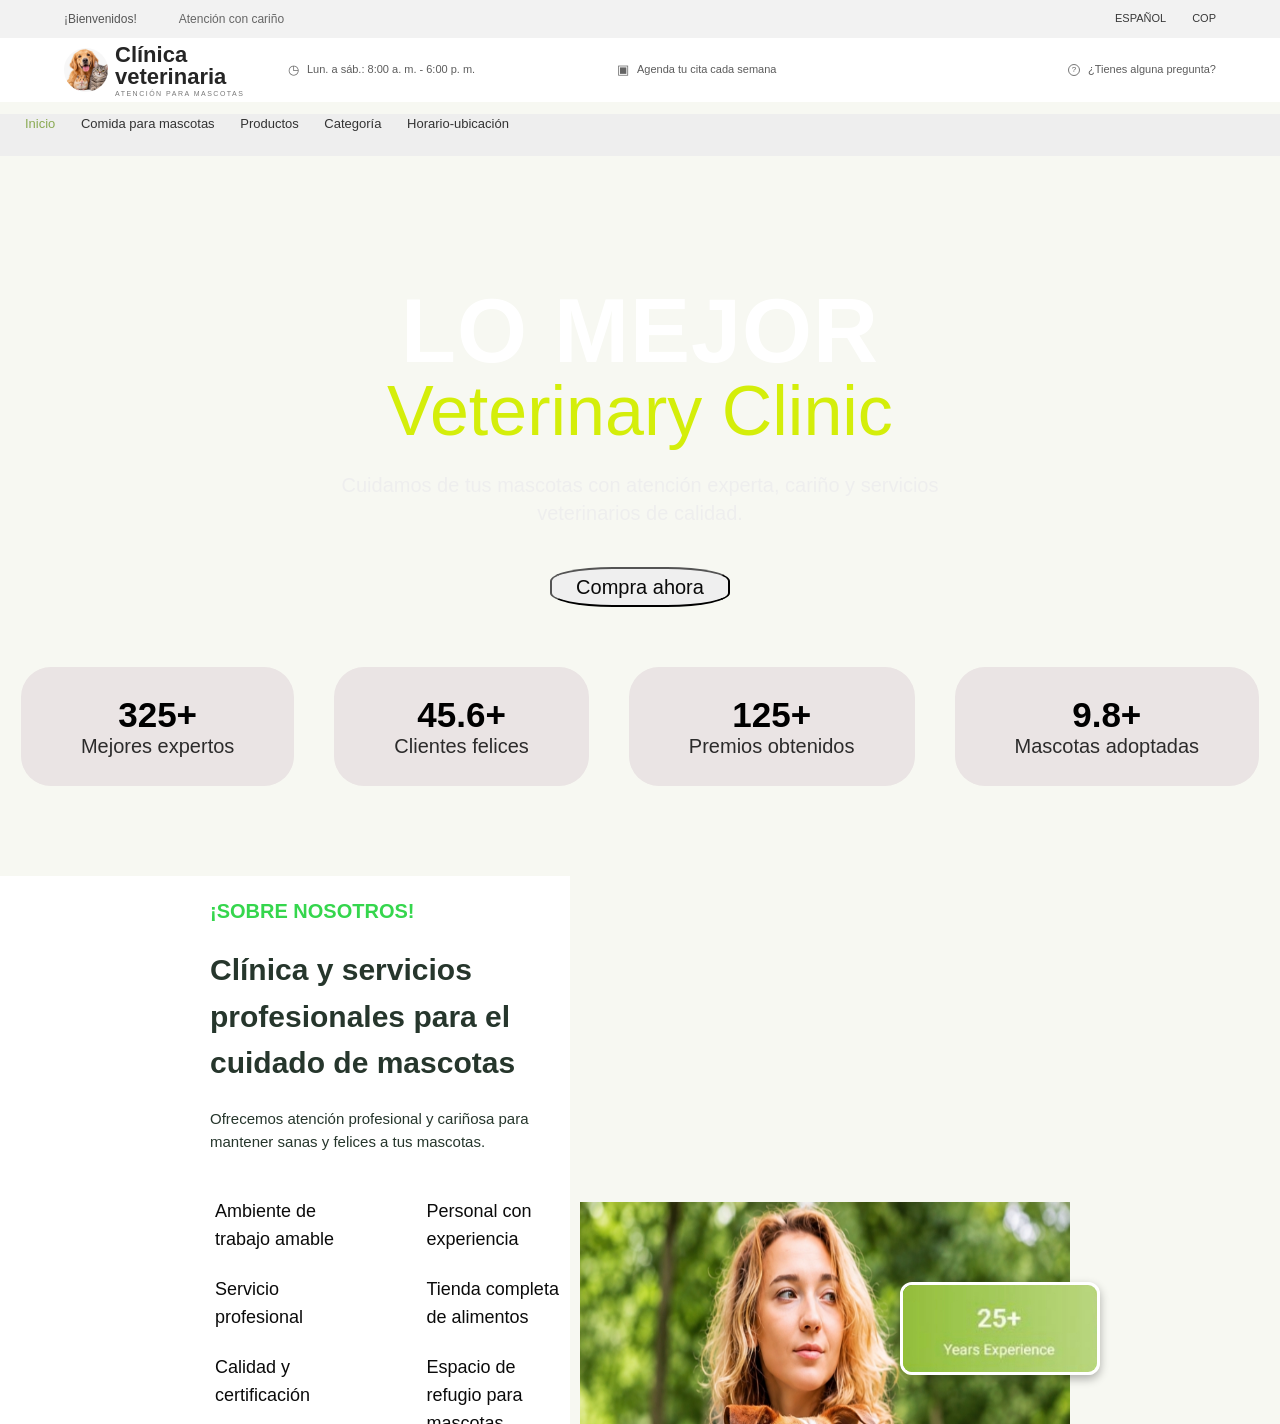
<file: index.html>
<!DOCTYPE html>
<html lang="es">
<head>
    <meta charset="UTF-8">
    <meta name="viewport" content="width=device-width, initial-scale=1.0">
    <meta http-equiv="refresh" content="0; url=pagina-principal/pagina-principal.html">
    <title>Veterinary Clinic</title>
</head>
<body>
    <p>Si no te lleva automáticamente, <a href="pagina-principal/pagina-principal.html">entra a la página principal</a>.</p>
</body>
</html>
</file>
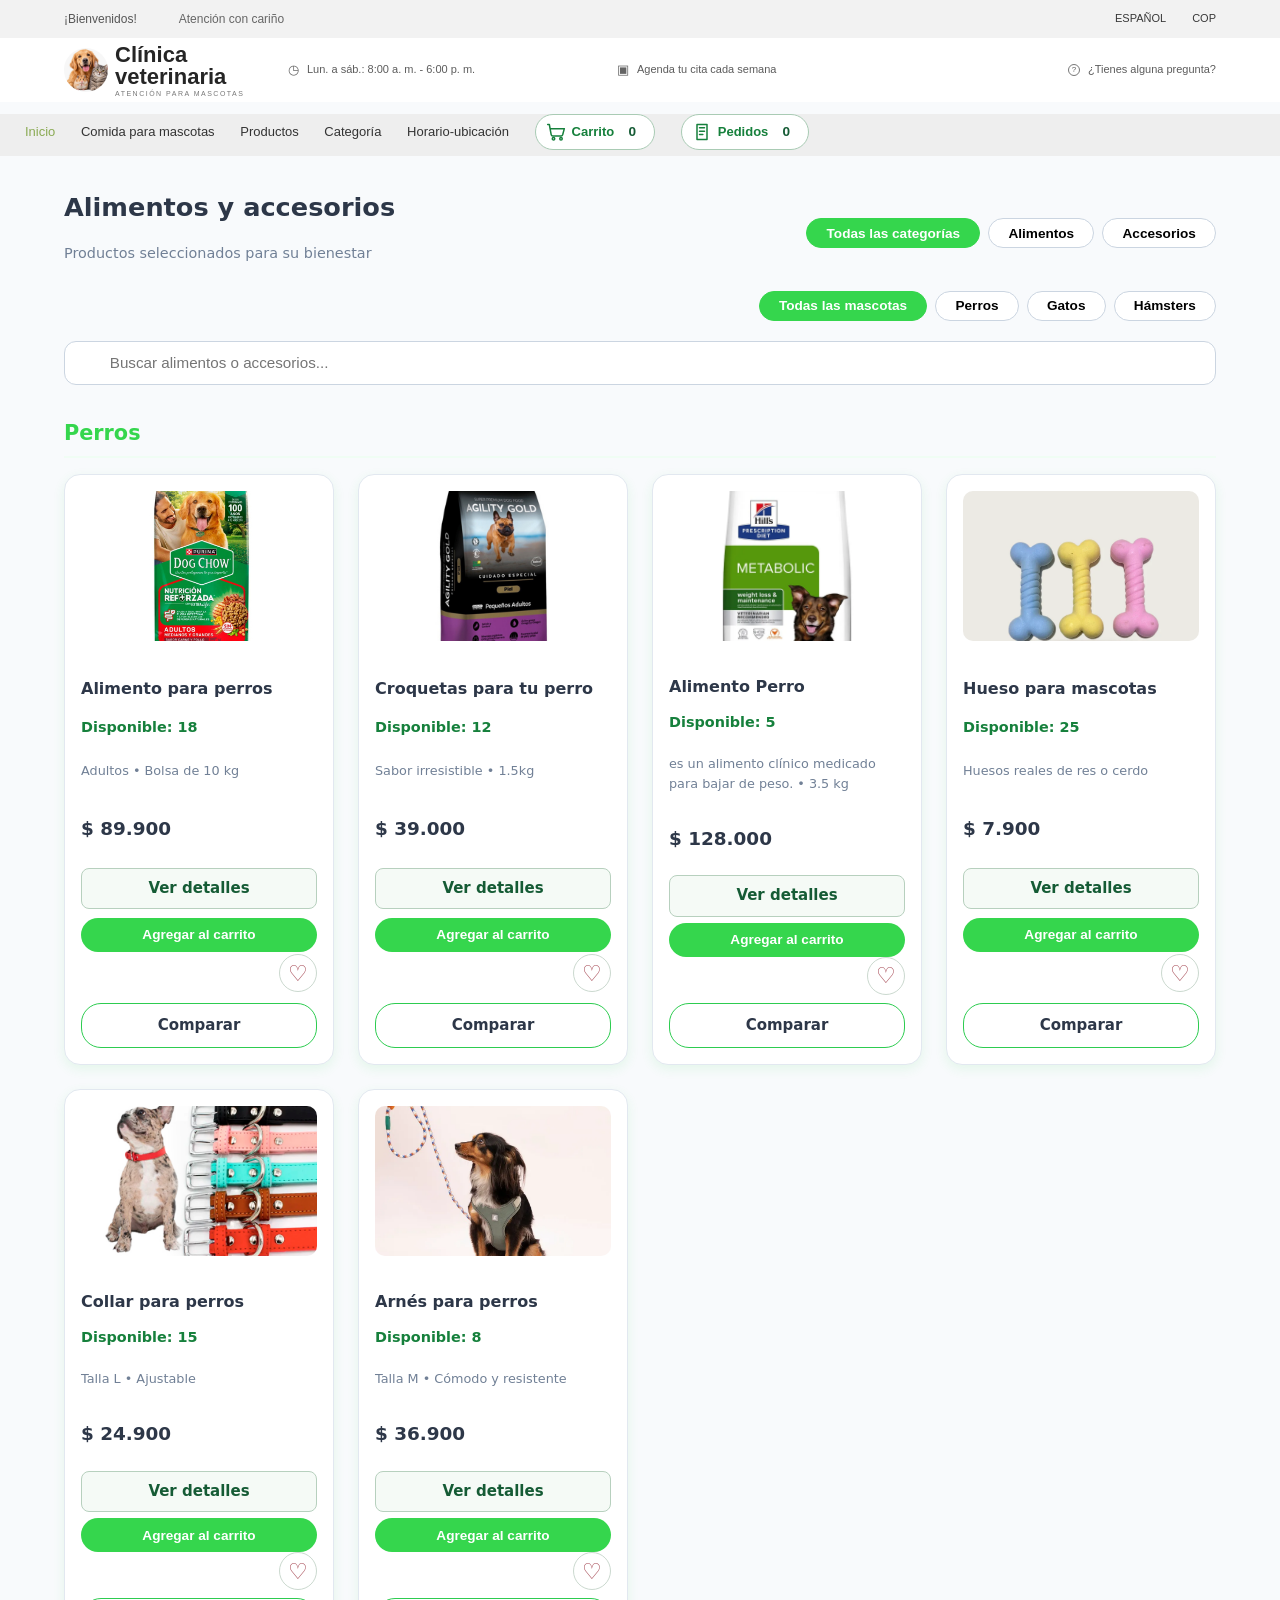
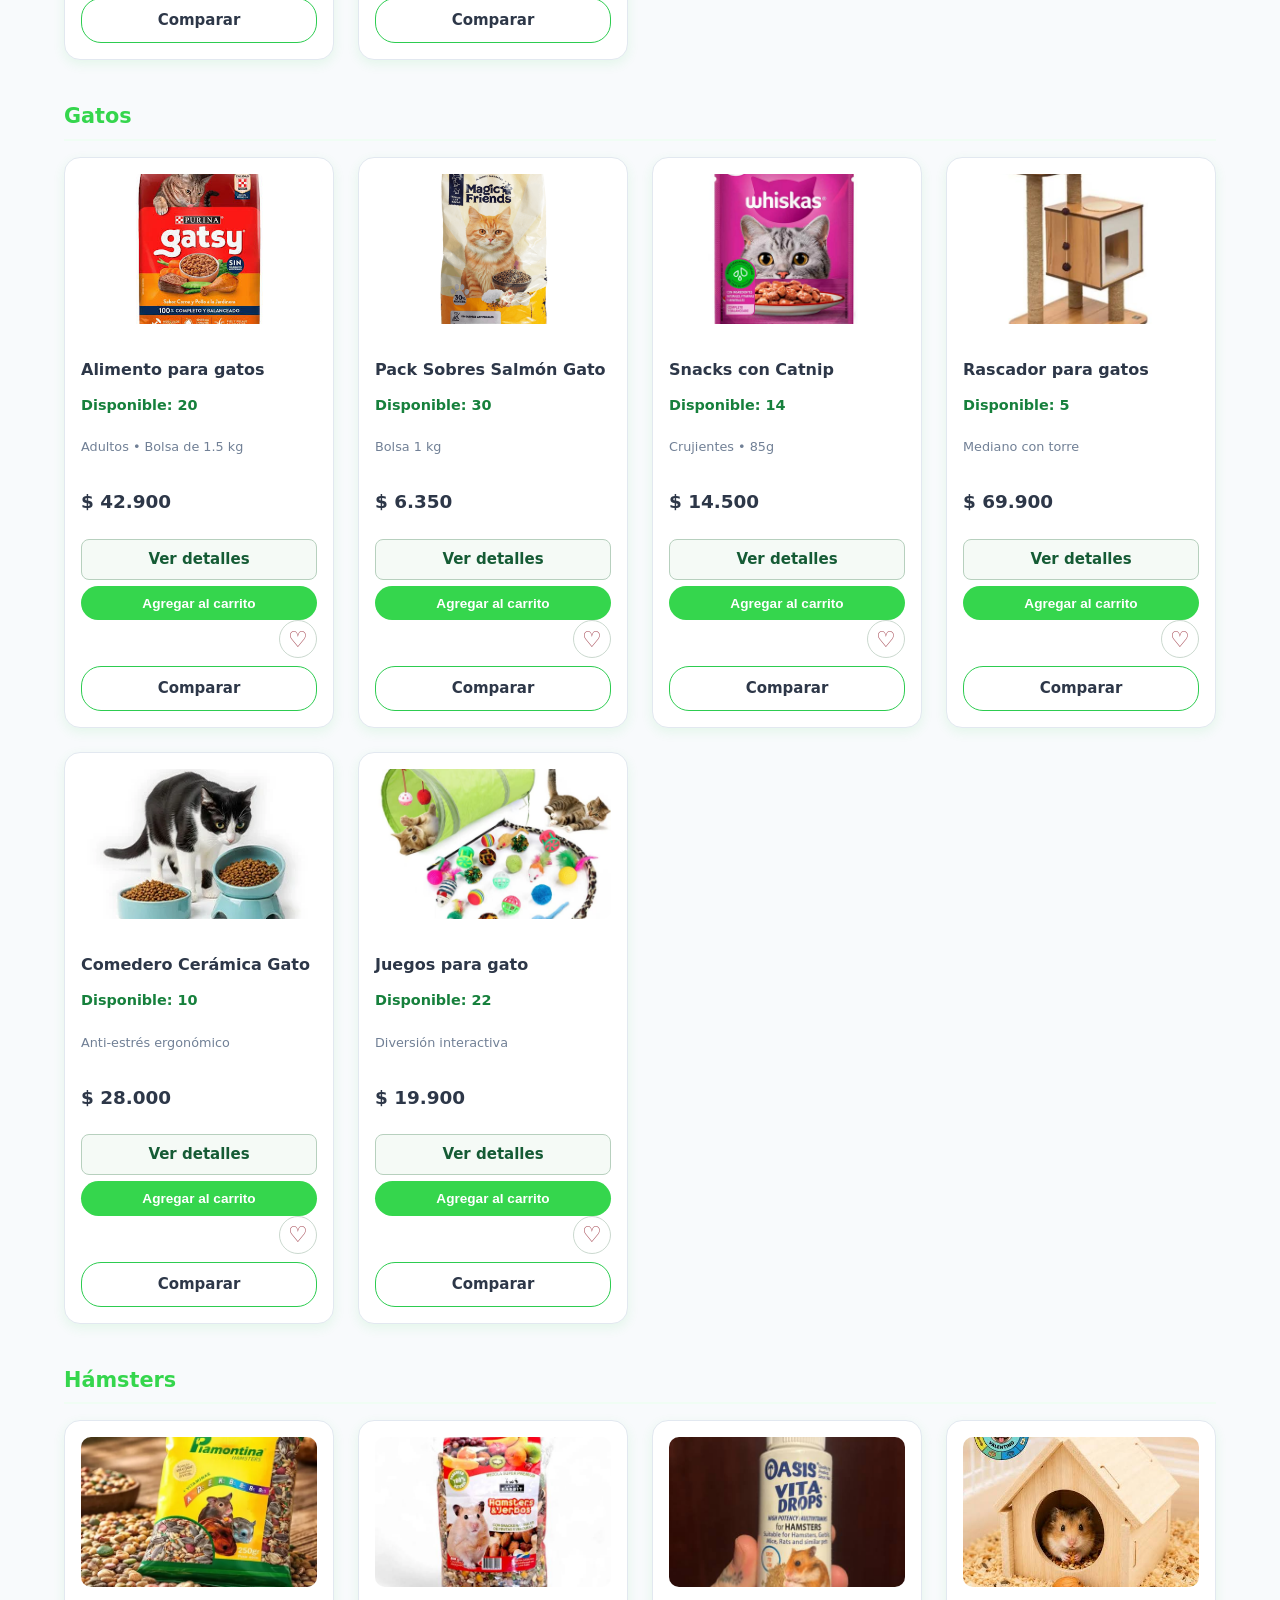
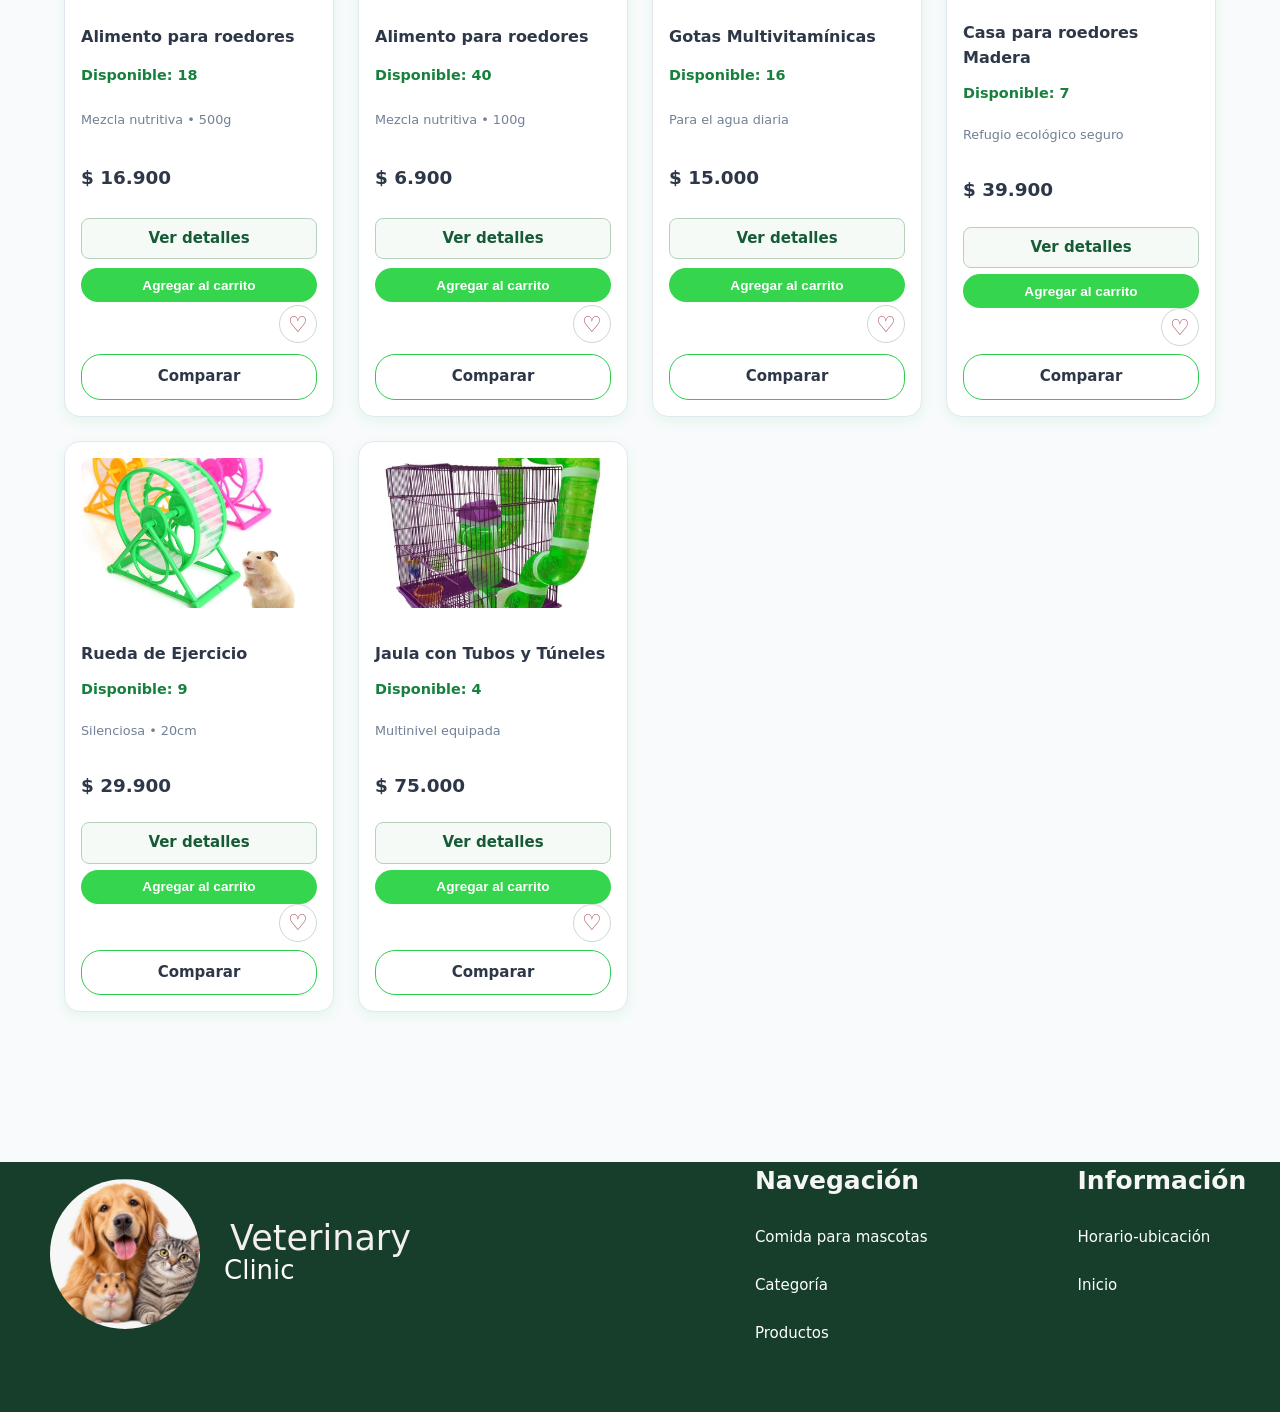
<file: catalogo-alimentos/catalogo-alimentos.html>
<!DOCTYPE html>
<html lang="es">
<head>
    <meta charset="UTF-8">
    <meta name="viewport" content="width=device-width, initial-scale=1.0">
    <title>Comida para mascotas | Veterinary Clinic</title>
    <!-- FontAwesome para íconos -->
    <link rel="stylesheet" href="../css/estilogeneral.css?v=20261118-1">
     <script defer src="../js/datos-productos.js"></script>
    <script defer src="../js/componentes-carrito.js"></script>
    <script defer src="../js/menu-movil.js"></script>
    <script defer src="../js/calcular-total.js"></script>
    <script defer src="../js/calcular-subtutal.js"></script>
    <script defer src="../js/aplicar-descuento.js"></script>
    <script defer src="../js/calcular-domicilio.js"></script>
    <script defer src="../js/disponibilidad.js"></script>
    <script defer src="../js/eliminar-carrito.js"></script>
    <script defer src="../js/modificar-cantidades.js"></script>
    <script defer src="../js/validar-cliente.js"></script>
    <script defer src="../js/historial-pedidos.js"></script>
    <script defer src="../js/funcion-carrito.js"></script>
    <script defer src="../js/mensaje-whatsapp.js"></script>
    <script defer src="../js/funcion-detalle.js"></script>
    <script defer src="../js/favoritos.js"></script>
    <script defer src="../js/catalogo.js"></script>
    <script defer src="../js/comparador.js"></script>
</head>
<body class="alimento-accesorios">

    <header class="principal-header">
        <div class="principal-topbar">
            <div class="principal-header-inner principal-topbar-inner">
                <p class="principal_letra_1">¡Bienvenidos!</p>
                <span class="principal-gift">Atención con cariño</span>
                <div class="principal_barra">
                    <span class="principal_opciones">ESPAÑOL</span>
                    <span class="principal_opciones">COP</span>
                </div>
            </div>
        </div>

        <div class="principal-brandbar">
            <div class="principal-header-inner principal-brandbar-inner">
                <a class="principal-brand" href="../pagina-principal/pagina-principal.html" aria-label="Clínica veterinaria, inicio">
                    <img class="principal_foto" src="../images/primera-imagen.jpeg" alt="Clínica veterinaria">
                    <span class="principal_titulo">
                        <span class="linea1">Clínica veterinaria</span>
                        <span class="linea2">Atención para mascotas</span>
                    </span>
                </a>
                <p class="principal_center">
                    <span class="principal-service-icon" aria-hidden="true">◷</span>
                    <span class="principal-schedule-label">Lun. a sáb.: 8:00 a. m. - 6:00 p. m.</span>
                </p>
                <p class="principal_letra_2">
                    <span class="principal-service-icon" aria-hidden="true">▣</span>
                    <span class="principal-appointment-label">Agenda tu cita cada semana</span>
                </p>
                <p class="principal-question">
                    <span class="principal-service-icon principal-question-icon" aria-hidden="true">?</span>
                    <span class="principal-question-label">¿Tienes alguna pregunta?</span>
                </p>
            </div>
        </div>

        <nav class="principal_nav" aria-label="Navegación principal">
            <ul class="principal_lista">
                <li><a href="../pagina-principal/pagina-principal.html">Inicio</a></li>
                <li><a href="catalogo-alimentos.html">Comida para mascotas</a></li>
                <li><a href="../tarjeta-productos/tarjeta-productos.html">Productos</a></li>
                <li><a href="../categoria-mascotas/categoria-mascotas.html">Categoría</a></li>
                <li><a href="../horario-ubicacion/horario-ubicacion.html">Horario-ubicación</a></li>
            </ul>
        </nav>
    </header>

    <!-- Contenido Principal -->
    <main id="inicio" class="main-container">

        <!-- Título y Filtros Superiores -->
        <div class="catalog-header">
            <div class="title-area">
                <h2> Alimentos y accesorios</h2>
                <p>Productos seleccionados para su bienestar</p>
            </div>
            <!-- Filtros rápidos -->
            <div class="filter-buttons">
                <button class="filter-btn active" type="button" data-filter-category="all">Todas las categorías</button>
                <button class="filter-btn" type="button" data-filter-category="alimento">Alimentos</button>
                <button class="filter-btn" type="button" data-filter-category="accesorio">Accesorios</button>
            </div>
        </div>

        <div class="catalog-pet-filters filter-buttons" aria-label="Filtrar por tipo de mascota">
            <button class="filter-btn active" type="button" data-filter-pet="all">Todas las mascotas</button>
            <button class="filter-btn" type="button" data-filter-pet="perro">Perros</button>
            <button class="filter-btn" type="button" data-filter-pet="gato">Gatos</button>
            <button class="filter-btn" type="button" data-filter-pet="hamster">Hámsters</button>
        </div>

        <!-- Buscador -->
        <div class="search-bar-container">
            <i class="fa-solid fa-magnifying-glass"></i>
            <input type="text" placeholder="Buscar alimentos o accesorios...">
        </div>

        <!-- ================= SECCIÓN PERROS ================= -->
        <section id="perros" class="section-group">
            <h3 class="category-heading">Perros</h3>
            <div class="product-grid">

                <!-- Alimento 1 -->
                <div class="product-card" data-id="dog-chow-10kg" data-pet="perro" data-category="alimento">
                    <div class="card-img">
                        <img src="../images/alimento perro dog chow.jpg" alt="Alimento Perros">
                    </div>
                    <h4>Alimento para perros</h4>
                    <p class="subtext">Adultos • Bolsa de 10 kg</p>
                    <p class="price">$ 89.900</p>
                    <button class="btn-cart">Agregar al carrito</button>
                </div>

                <!-- Alimento 2 -->
                <div class="product-card" data-id="croquetas-agility-perro" data-pet="perro" data-category="alimento">
                    <div class="card-img">
                        <img src="../images/perro-agility-gold.png" alt="">
                    </div>
                    <h4>Croquetas para tu perro </h4>
                    <p class="subtext">Sabor irresistible • 1.5kg</p>
                    <p class="price">$ 39.000</p>
                     <button class="btn-cart">Agregar al carrito</button>

                </div>

                <!-- Alimento 3 -->
                <div class="product-card" data-id="alimento-metabolic-perro" data-pet="perro" data-category="alimento">
                    <div class="card-img">
                        <img src="../images/perro-metabolic.webp"  alt="Alimentos perro">
                    </div>
                    <h4>Alimento  Perro</h4>
                    <p class="subtext">es un alimento clínico medicado para bajar de peso. • 3.5 kg</p>
                    <p class="price">$ 128.000</p>
                 <button class="btn-cart">Agregar al carrito</button>

                </div>

                <!-- Accesorio 1 -->
                <div class="product-card" data-id="hueso-mascotas" data-pet="perro" data-category="accesorio">
                    <div class="card-img">
                        <img src="../images/huesos-perros-2.webp"hueso perro">
                    </div>
                    <h4>Hueso para mascotas</h4>
                    <p class="subtext">Huesos reales de res o cerdo </p>
                    <p class="price">$ 7.900</p>
                   <button class="btn-cart">Agregar al carrito</button>

                </div>

                <!-- Accesorio 2 -->
                <div class="product-card" data-id="collar-perros" data-pet="perro" data-category="accesorio">
                    <div class="card-img">
                        <img src="../images/collar-perro.jpg" alt="Collar perro">
                    </div>
                    <h4>Collar para perros</h4>
                    <p class="subtext">Talla L • Ajustable</p>
                    <p class="price">$ 24.900</p>
                   <button class="btn-cart">Agregar al carrito</button>
            </div>

                <!-- Accesorio 3 -->
                <div class="product-card" data-id="arnes-perros" data-pet="perro" data-category="accesorio">
                    <div class="card-img">
                        <img src="../images/arnes-perro.webp" alt="Arnés perro">
                    </div>
                    <h4>Arnés para perros</h4>
                    <p class="subtext">Talla M • Cómodo y resistente</p>
                    <p class="price">$ 36.900</p>
                    <button class="btn-cart">Agregar al carrito</button>

                </div>


                </div>
        </section>



        <!-- ================= SECCIÓN GATOS ================= -->
        <section id="gatos" class="section-group">
            <h3 class="category-heading">Gatos</h3>
            <div class="product-grid">

                <!-- Alimento 1 -->
                <div class="product-card" data-id="alimento-gatsy-gatos" data-pet="gato" data-category="alimento">
                    <div class="card-img">
                        <img src="../images/gato-gatsy.jpg" alt="Alimento gatos">
                    </div>
                    <h4>Alimento para gatos</h4>
                    <p class="subtext">Adultos • Bolsa de 1.5 kg</p>
                    <p class="price">$ 42.900</p>
                  <button class="btn-cart">Agregar al carrito</button>

                </div>

                <!-- Alimento 2 -->
                <div class="product-card" data-id="sobres-salmon-gato" data-pet="gato" data-category="alimento">
                    <div class="card-img">
                        <img src="../images/gato-magic.png" alt="Sobres gato">
                    </div>
                    <h4>Pack Sobres Salmón Gato</h4>
                    <p class="subtext">Bolsa 1 kg </p>
                    <p class="price">$ 6.350</p>
                    <button class="btn-cart">Agregar al carrito</button>

                </div>

                <!-- Alimento 3 -->
                <div class="product-card" data-id="snacks-catnip-gato" data-pet="gato" data-category="alimento">
                    <div class="card-img">
                        <img src="../images/gato-whiskas.jpg"Snacks gato">
                    </div>
                    <h4>Snacks con Catnip</h4>
                    <p class="subtext">Crujientes • 85g</p>
                    <p class="price">$ 14.500</p>
                     <button class="btn-cart">Agregar al carrito</button>

                </div>

                <!-- Accesorio 1 -->
                <div class="product-card" data-id="rascador-torre-gatos" data-pet="gato" data-category="accesorio">
                    <div class="card-img">
                        <img src="../images/rascador.jpg" alt="Rascador gato">
                    </div>
                    <h4>Rascador para gatos</h4>
                    <p class="subtext">Mediano con torre</p>
                    <p class="price">$ 69.900</p>
                    <button class="btn-cart">Agregar al carrito</button>

                </div>

                <!-- Accesorio 2 -->
                <div class="product-card" data-id="comedero-ceramica-gato" data-pet="gato" data-category="accesorio">
                    <div class="card-img">
                        <img src="../images/coca-gato.webp" alt="Comedero gato">
                    </div>
                    <h4>Comedero Cerámica Gato</h4>
                    <p class="subtext">Anti-estrés ergonómico</p>
                    <p class="price">$ 28.000</p>
                  <button class="btn-cart">Agregar al carrito</button>

                </div>

                <!-- Accesorio 3 -->
                <div class="product-card" data-id="juego-varita-gato" data-pet="gato" data-category="accesorio">
                    <div class="card-img">
                        <img src="../images/juego-gato.jpg" alt="Juguete varita">
                    </div>
                    <h4>Juegos para gato </h4>
                    <p class="subtext">Diversión interactiva</p>
                    <p class="price">$ 19.900</p>
                    <button class="btn-cart">Agregar al carrito</button>

                </div>

            </div>
        </section>

        <!-- ================= SECCIÓN HÁMSTERS ================= -->
        <section id="hamsters" class="section-group">
            <h3 class="category-heading">Hámsters</h3>
            <div class="product-grid">

                <!-- Alimento 1 -->
                <div class="product-card" data-id="alimento-roedores-500g" data-pet="hamster" data-category="alimento">
                    <div class="card-img">
                        <img src="../images/hamster-piamonttina.webp" alt="Semillas hamster">
                    </div>
                    <h4>Alimento para roedores</h4>
                    <p class="subtext">Mezcla nutritiva • 500g</p>
                    <p class="price">$ 16.900</p>
                   <button class="btn-cart">Agregar al carrito</button>

                </div>

                <!-- Alimento 2 -->
             <div class="product-card" data-id="alimento-roedores-100g" data-pet="hamster" data-category="alimento">
                    <div class="card-img">
                        <img src="../images/2ham.jpg" alt="Semillas hamster">
                    </div>
                    <h4>Alimento para roedores</h4>
                    <p class="subtext">Mezcla nutritiva • 100g</p>
                    <p class="price">$ 6.900</p>
                   <button class="btn-cart">Agregar al carrito</button>

                </div>

                <!-- Alimento 3 -->
                <div class="product-card" data-id="gotas-hamster" data-pet="hamster" data-category="alimento">
                    <div class="card-img">
                        <img src="../images/gotas.jpg" alt="Vitaminas hamster">
                    </div>
                    <h4>Gotas Multivitamínicas</h4>
                    <p class="subtext">Para el agua diaria</p>
                    <p class="price">$ 15.000</p>
                   <button class="btn-cart">Agregar al carrito</button>

                </div>

                <!-- Accesorio 1 -->
                <div class="product-card" data-id="casa-madera-roedores" data-pet="hamster" data-category="accesorio">
                    <div class="card-img">
                        <img src="../images/casa-madera.jpg" alt="Casa madera">
                    </div>
                    <h4>Casa para roedores Madera</h4>
                    <p class="subtext">Refugio ecológico seguro</p>
                    <p class="price">$ 39.900</p>
                    <button class="btn-cart">Agregar al carrito</button>

                </div>

                <!-- Accesorio 2 -->
                <div class="product-card" data-id="rueda-ejercicio-hamster" data-pet="hamster" data-category="accesorio">
                    <div class="card-img">
                        <img src="../images/rueda-ejercicio.jpg" alt="Rueda hamster">
                    </div>
                    <h4>Rueda de Ejercicio</h4>
                    <p class="subtext">Silenciosa • 20cm</p>
                    <p class="price">$ 29.900</p>
                  <button class="btn-cart">Agregar al carrito</button>

                </div>

                <!-- Accesorio 3 -->
                <div class="product-card" data-id="jaula-tuneles-hamster" data-pet="hamster" data-category="accesorio">
                    <div class="card-img">
                        <img src="../images/jaula.webp" alt="Jaula hamster">
                    </div>
                    <h4>Jaula con Tubos y Túneles</h4>
                    <p class="subtext">Multinivel equipada</p>
                    <p class="price">$ 75.000</p>
                     <button class="btn-cart">Agregar al carrito</button>

                </div>

            </div>
        </section>

    </main>

             <div class="footer">
          <div class="texto_foto_r">
             <img src="../images/footer.png"  class="foto_left"   alt="Usabilidad" >
             <div class="titulo_3">
                <span class="letra_for">Veterinary</span>
                <span class="letra_fur">Clinic</span>
             </div>
               <div class="columnas_texto">
                  <h1>Navegación</h1>
                  <p><a href="catalogo-alimentos.html">Comida para mascotas</a></p>
                  <p><a href="../categoria-mascotas/categoria-mascotas.html">Categoría</a></p>
                  <p><a href="../tarjeta-productos/tarjeta-productos.html">Productos</a></p>
                  <h1>Información</h1>
                  <p><a href="../horario-ubicacion/horario-ubicacion.html">Horario-ubicación</a></p>
                  <p><a href="../pagina-principal/pagina-principal.html">Inicio</a></p>
               </div>
            </div>
      </div>
  </div>

</body>
</html>
</file>
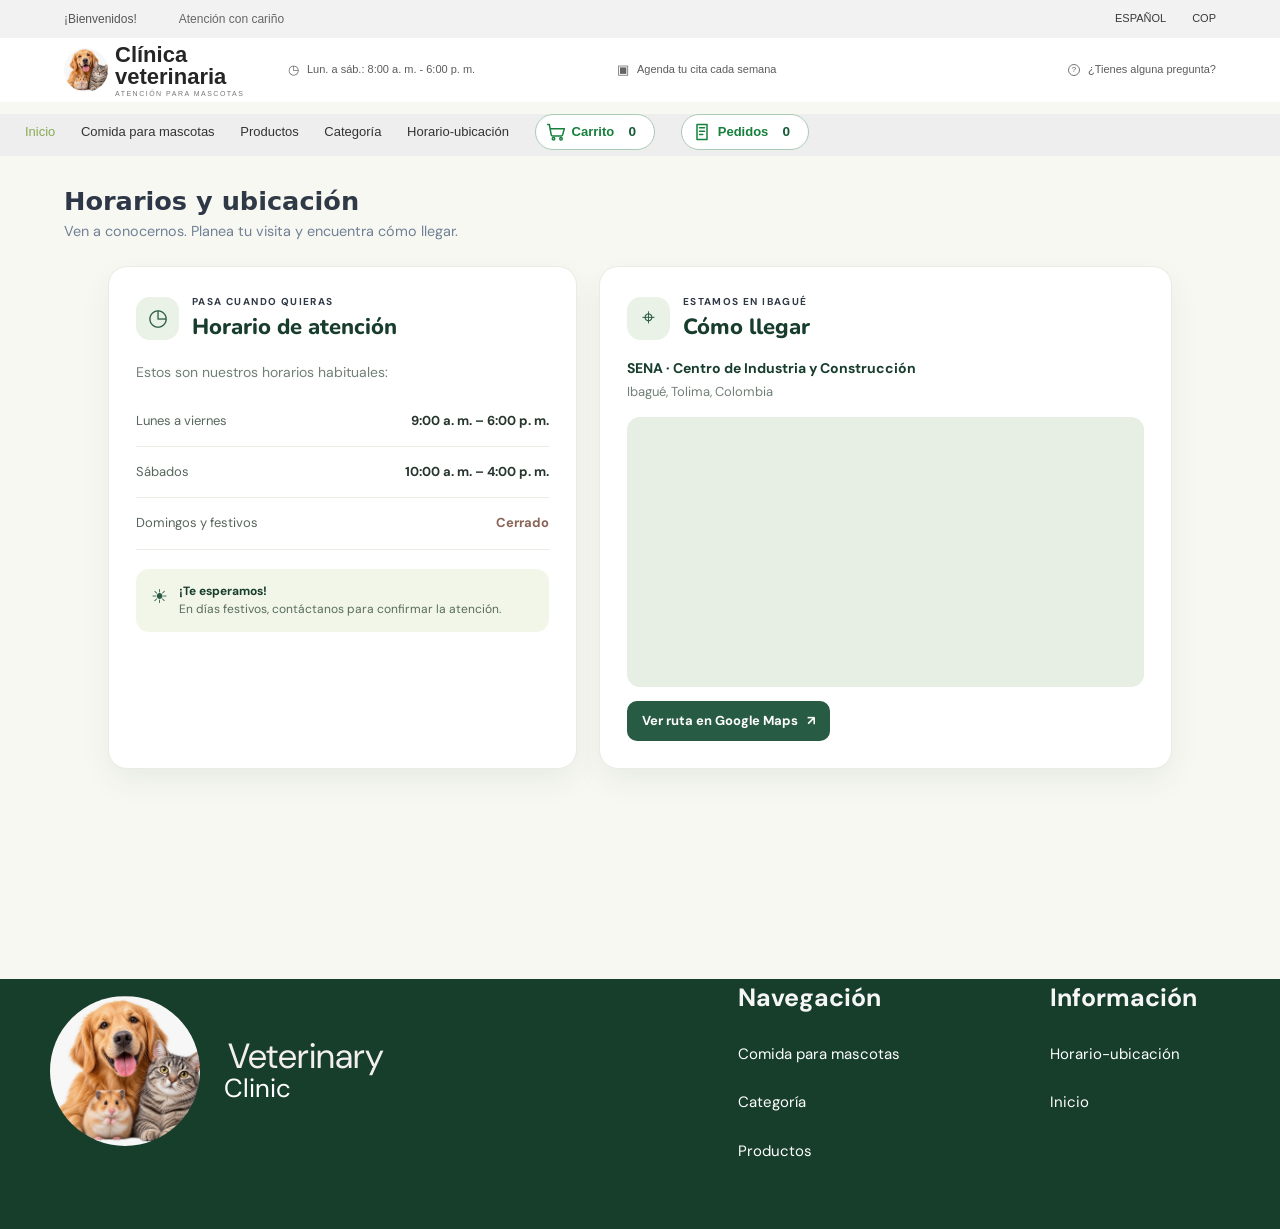
<file: horario-ubicacion/horario-ubicacion.html>
<!doctype html>
<html lang="es">
<head>
  <meta charset="utf-8">
  <meta name="viewport" content="width=device-width, initial-scale=1">
  <meta name="theme-color" content="#245b43">
  <title>Horarios y ubicación | Veterinary Clinic </title>
  <link rel="stylesheet" href="../css/estilogeneral.css?v=20261118-1">
  <script defer src="../js/datos-productos.js"></script>
    <script defer src="../js/componentes-carrito.js"></script>
    <script defer src="../js/menu-movil.js"></script>
    <script defer src="../js/calcular-total.js"></script>
    <script defer src="../js/calcular-subtutal.js"></script>
    <script defer src="../js/aplicar-descuento.js"></script>
    <script defer src="../js/calcular-domicilio.js"></script>
    <script defer src="../js/disponibilidad.js"></script>
    <script defer src="../js/eliminar-carrito.js"></script>
    <script defer src="../js/modificar-cantidades.js"></script>
    <script defer src="../js/validar-cliente.js"></script>
    <script defer src="../js/historial-pedidos.js"></script>
    <script defer src="../js/funcion-carrito.js"></script>
    <script defer src="../js/mensaje-whatsapp.js"></script>
    <script defer src="../js/funcion-detalle.js"></script>
    <script defer src="../js/favoritos.js"></script>
    <script defer src="../js/catalogo.js"></script>
    <script defer src="../js/comparador.js"></script>
</head>
<body>
  <header class="principal-header">
    <div class="principal-topbar">
      <div class="principal-header-inner principal-topbar-inner">
        <p class="principal_letra_1">¡Bienvenidos!</p>
        <span class="principal-gift">Atención con cariño</span>
        <div class="principal_barra">
          <span class="principal_opciones">ESPAÑOL</span>
          <span class="principal_opciones">COP</span>
        </div>
      </div>
    </div>

    <div class="principal-brandbar">
      <div class="principal-header-inner principal-brandbar-inner">
        <a class="principal-brand" href="../pagina-principal/pagina-principal.html" aria-label="Clínica veterinaria, inicio">
          <img class="principal_foto" src="../images/primera-imagen.jpeg" alt="Clínica veterinaria">
          <span class="principal_titulo">
            <span class="linea1">Clínica veterinaria</span>
            <span class="linea2">Atención para mascotas</span>
          </span>
        </a>
        <p class="principal_center">
          <span class="principal-service-icon" aria-hidden="true">◷</span>
          <span class="principal-schedule-label">Lun. a sáb.: 8:00 a. m. - 6:00 p. m.</span>
        </p>
        <p class="principal_letra_2">
          <span class="principal-service-icon" aria-hidden="true">▣</span>
          <span class="principal-appointment-label">Agenda tu cita cada semana</span>
        </p>
        <p class="principal-question">
          <span class="principal-service-icon principal-question-icon" aria-hidden="true">?</span>
          <span class="principal-question-label">¿Tienes alguna pregunta?</span>
        </p>
      </div>
    </div>

    <nav class="principal_nav" aria-label="Navegación principal">
      <ul class="principal_lista">
        <li><a href="../pagina-principal/pagina-principal.html">Inicio</a></li>
        <li><a href="../catalogo-alimentos/catalogo-alimentos.html">Comida para mascotas</a></li>
        <li><a href="../tarjeta-productos/tarjeta-productos.html">Productos</a></li>
        <li><a href="../categoria-mascotas/categoria-mascotas.html">Categoría</a></li>
        <li><a href="../horario-ubicacion/horario-ubicacion.html ">Horario-ubicación</a></li>
      </ul>
    </nav>
  </header>
  <main id="inicio">
    <section class="intro">
      <h1>Horarios y <span>ubicación</span></h1>
      <p class="lead">Ven a conocernos. Planea tu visita y encuentra cómo llegar.</p>
    </section>
    <section class="content-grid" id="visitanos">
      <article class="card hours-card">
        <div class="card-heading"><span class="icon">◷</span><div><p class="eyebrow">Pasa cuando quieras</p><h2>Horario de atención</h2></div></div>
        <p class="muted">Estos son nuestros horarios habituales:</p>
        <ul class="hours-list">
          <li><span>Lunes a viernes</span><strong>9:00 a. m. – 6:00 p. m.</strong></li>
          <li><span>Sábados</span><strong>10:00 a. m. – 4:00 p. m.</strong></li>
          <li><span>Domingos y festivos</span><strong class="closed">Cerrado</strong></li>
        </ul>
        <div class="visit-note"><span>☀</span><p><strong>¡Te esperamos!</strong><br>En días festivos, contáctanos para confirmar la atención.</p></div>
      </article>
      <article class="card location-card" id="ubicacion">
        <div class="card-heading"><span class="icon">⌖</span><div><p class="eyebrow">Estamos en Ibagué</p><h2>Cómo llegar</h2></div></div>
        <div class="address"><strong>SENA · Centro de Industria y Construcción</strong><span>Ibagué, Tolima, Colombia</span></div>
        <iframe class="map" title="Mapa del SENA Centro de Industria y Construcción en Ibagué, Tolima" src="https://www.google.com/maps?q=SENA%20Centro%20de%20Industria%20y%20Construcci%C3%B3n%20Ibagu%C3%A9%20Tolima&output=embed" loading="lazy" referrerpolicy="no-referrer-when-downgrade" allowfullscreen></iframe>
        <a class="map-link" href="https://www.google.com/maps/search/?api=1&query=SENA+Centro+de+Industria+y+Construccion+Ibague+Tolima" target="_blank" rel="noopener noreferrer">Ver ruta en Google Maps <span aria-hidden="true">↗</span></a>
      </article>
    </section>
  </main>
  <footer>  <div class="footer">
          <div class="texto_foto_r">
             <img src="../images/footer.png"  class="foto_left"   alt="Usabilidad" >
             <div class="titulo_3">
                <span class="letra_for">Veterinary </span>
                <span class="letra_fur">Clinic</span>
             </div>
               <div class="columnas_texto">
                  <h1>Navegación</h1>
                  <p><a href="../catalogo-alimentos/catalogo-alimentos.html">Comida para mascotas</a></p>
                  <p><a href="../categoria-mascotas/categoria-mascotas.html">Categoría</a></p>
                  <p><a href="../tarjeta-productos/tarjeta-productos.html">Productos</a></p>
                  <h1>Información</h1>
                  <p><a href="horario-ubicacion.html">Horario-ubicación</a></p>
                  <p><a href="../pagina-principal/pagina-principal.html">Inicio</a></p>
               </div>
            </div>
      </div>
    </footer>

</body>
</html>
</file>
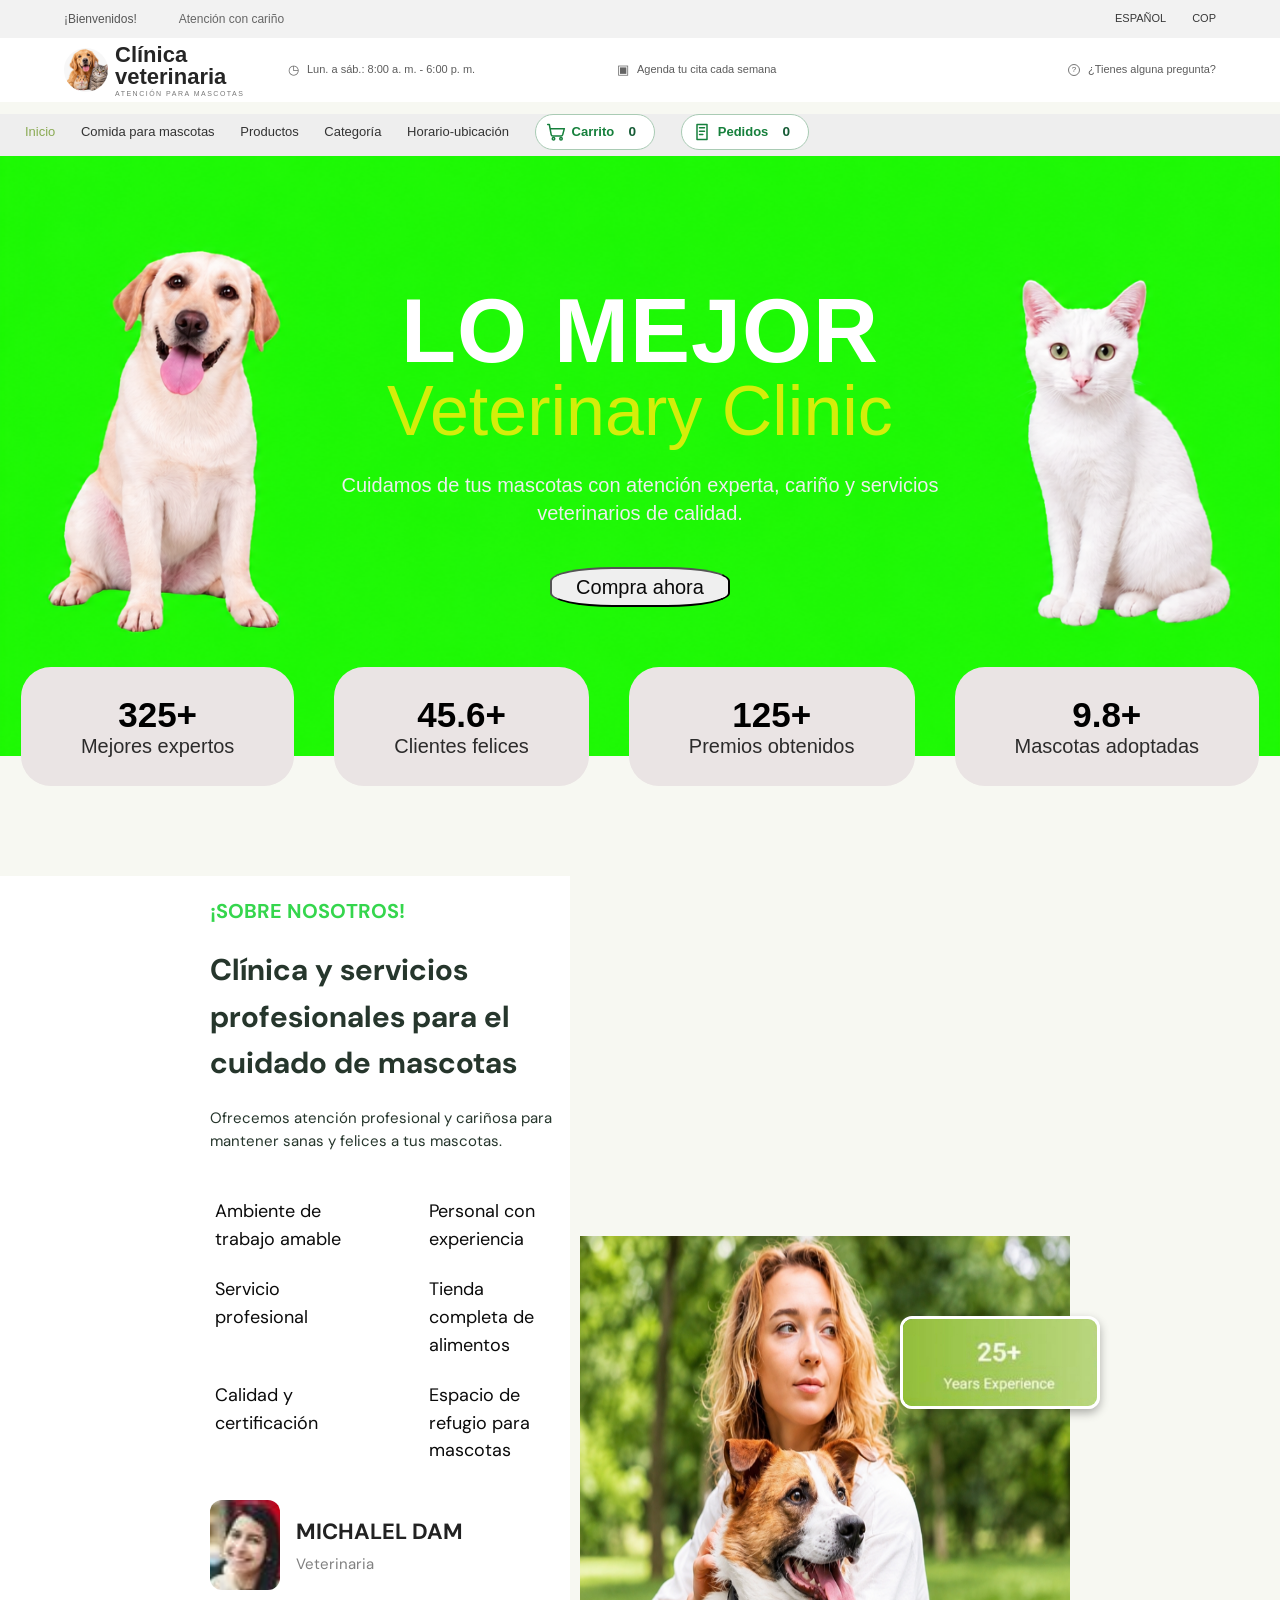
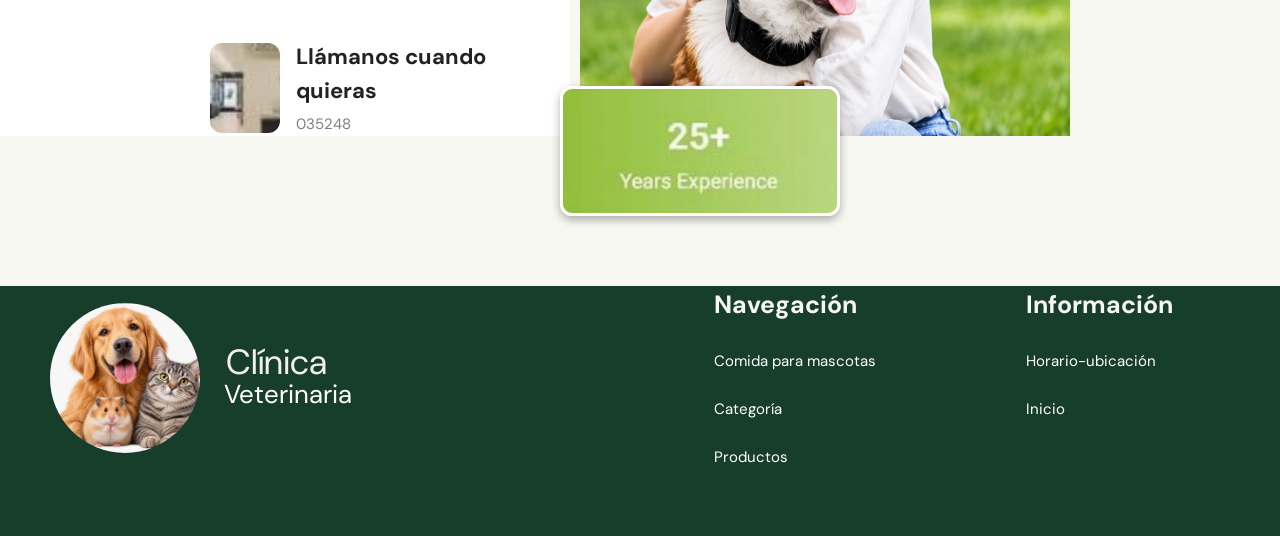
<file: pagina-principal/pagina-principal.html>
<!DOCTYPE html>
<html lang="es">
<head>
    <meta charset="UTF-8">
    <meta name="viewport" content="width=device-width, initial-scale=1.0">
    <title>Inicio | Clínica veterinaria</title>
    <link rel="stylesheet" href="../css/estilogeneral.css?v=20261118-1" type="text/css">
       <script defer src="../js/datos-productos.js"></script>
    <script defer src="../js/componentes-carrito.js"></script>
    <script defer src="../js/menu-movil.js"></script>
    <script defer src="../js/calcular-total.js"></script>
    <script defer src="../js/calcular-subtutal.js"></script>
    <script defer src="../js/aplicar-descuento.js"></script>
    <script defer src="../js/calcular-domicilio.js"></script>
    <script defer src="../js/disponibilidad.js"></script>
    <script defer src="../js/eliminar-carrito.js"></script>
    <script defer src="../js/modificar-cantidades.js"></script>
    <script defer src="../js/validar-cliente.js"></script>
    <script defer src="../js/historial-pedidos.js"></script>
    <script defer src="../js/funcion-carrito.js"></script>
    <script defer src="../js/mensaje-whatsapp.js"></script>
    <script defer src="../js/funcion-detalle.js"></script>
    <script defer src="../js/favoritos.js"></script>
    <script defer src="../js/catalogo.js"></script>
    <script defer src="../js/comparador.js"></script>
</head>
<body class="principal">
  <header class="principal-header">
    <div class="principal-topbar">
      <div class="principal-header-inner principal-topbar-inner">
        <p class="principal_letra_1">¡Bienvenidos!</p>
        <span class="principal-gift">Atención con cariño</span>
        <div class="principal_barra">
          <span class="principal_opciones">ESPAÑOL</span>
          <span class="principal_opciones">COP</span>
        </div>
      </div>
    </div>

    <div class="principal-brandbar">
      <div class="principal-header-inner principal-brandbar-inner">
        <a class="principal-brand" href="pagina-principal.html" aria-label="Clínica veterinaria, inicio">
          <img
            class="principal_foto"
            src="../images/primera-imagen.jpeg"
            alt="Clínica veterinaria"
          >
          <span class="principal_titulo">
            <span class="linea1">Clínica veterinaria</span>
            <span class="linea2">Atención para mascotas</span>
          </span>
        </a>
        <p class="principal_center">
          <span class="principal-service-icon" aria-hidden="true">◷</span>
          <span class="principal-schedule-label">Lun. a sáb.: 8:00 a. m. - 6:00 p. m.</span>
        </p>
        <p class="principal_letra_2">
          <span class="principal-service-icon" aria-hidden="true">▣</span>
          <span class="principal-appointment-label">Agenda tu cita cada semana</span>
        </p>
        <p class="principal-question">
          <span class="principal-service-icon principal-question-icon" aria-hidden="true">?</span>
          <span class="principal-question-label">¿Tienes alguna pregunta?</span>
        </p>
      </div>
    </div>

    <nav class="principal_nav" aria-label="Navegación principal">

        <ul class="principal_lista">
          <li><a href="/pagina-principal/pagina-principal.html">Inicio</a></li>
          <li><a href="/catalogo-alimentos/catalogo-alimentos.html">Comida para mascotas</a></li>

          <li><a href="../tarjeta-productos/tarjeta-productos.html">Productos</a></li>
          <li><a href="../categoria-mascotas/categoria-mascotas.html">Categoría</a></li>
          <li><a href="../horario-ubicacion/horario-ubicacion.html">Horario-ubicación</a></li>
        </ul>


    </nav>
  </header>

 <div class="body" id="inicio">
      <div class="principal_fondo_3">
         <div class="principal_titulo_2">
            <p class="parrafo_1">LO MEJOR</p>
            <p class="parrafo_2">Veterinary Clinic</p>
            <p class="parrafo_3">Cuidamos de tus mascotas con atención experta, cariño y servicios veterinarios de calidad.</p>

            <div class="principal_grupo_4">
               <button class="principal_boton">
                  <p class="parrafo_4">Compra ahora</p>
               </button>
             </div>
            <div class="principal_fila">

             <button class="principal_boton_1">
                <span class="linea_1">325+</span>
                <span class="linea_2">Mejores expertos</span>
             </button>

             <button class="principal_boton_1">
                <span class="linea_1">45.6+</span>
                <span class="linea_2">Clientes felices</span>
             </button>

             <button class="principal_boton_1">
                <span class="linea_1">125+</span>
                <span class="linea_2">Premios obtenidos</span>
             </button>

             <button class="principal_boton_1">
                <span class="linea_1">9.8+</span>
                <span class="linea_2">Mascotas adoptadas</span>
             </button>
            </div>
         </div>
       </div>

  </div>


   <div class="body">

      <div class="principal_mitades">


         <div class="principal_fondo_4" id="about">
            <p class="principal_letra_3">¡SOBRE NOSOTROS!</p>
            <h1>Clínica y servicios profesionales para el cuidado de mascotas</h1>
            <p>Ofrecemos atención profesional y cariñosa para mantener sanas y felices a tus mascotas.</p>

            <div class="principal_columnas">
              <p>Ambiente de trabajo amable</p>
              <p>Servicio profesional</p>
              <p>Calidad y certificación</p>
              <p>Personal con experiencia</p>
              <p>Tienda completa de alimentos</p>
              <p>Espacio de refugio para mascotas</p>
           </div>

            <div class="principal_dos_fotos">

               <div class="principal_tarjeta">
                    <img src="../images/mujer.png" alt="Integrante del equipo veterinario">
                    <div class="texto_t">
                       <p>MICHALEL DAM</p>
                       <p>Veterinaria</p>
                   </div>
                </div>

              <div class="principal_tarjeta">
                   <img src="../images/Captura de pantalla 2026-11-03 021516.png" alt="Contacto de la clínica">
                   <div class="texto_t">
                      <p>Llámanos cuando quieras</p>
                      <p>035248</p>
                   </div>
                </div>

            </div>
        </div>


       <div class="principal_foto_derecha">
          <div class="principal_imagen_base">
            <img class="principal_foto_fondo" src="../images/Mujer-perro-parque.png" alt="Veterinaria atendiendo a un perro">
            <img class="principal_foto_encima principal_foto_1" src="../images/IMG_20261103_050551.jpg" alt="Mascota en consulta veterinaria">
            <img class="principal_foto_encima principal_foto_2" src="../images/IMG_20261103_050551.jpg" alt="Atención veterinaria para mascotas">
          </div>
       </div>

      </div>

   </div>  

  <footer class="footer">
      <div class="texto_foto_r">
          <img src="../images/footer.png" class="foto_left" alt="Clínica veterinaria">
          <div class="titulo_3">
              <span class="letra_for">Clínica</span>
              <span class="letra_fur">Veterinaria</span>
          </div>
          <div class="columnas_texto">
              <h1>Navegación</h1>
              <p><a href="/catalogo-alimentos/catalogo-alimentos.html">Comida para mascotas</a></p>
              <p><a href="/categoria-mascotas/categoria-mascotas.html">Categoría</a></p>
              <p><a href="/tarjeta-productos/tarjeta-productos.html">Productos</a></p>
              <h1>Información</h1>
              <p><a href="/horario-ubicacion/horario-ubicacion.html">Horario-ubicación</a></p>
              <p><a href="/pagina-principal/pagina-principal.html">Inicio</a></p>
          </div>
      </div>
  </footer>


</body>
</html>
</file>
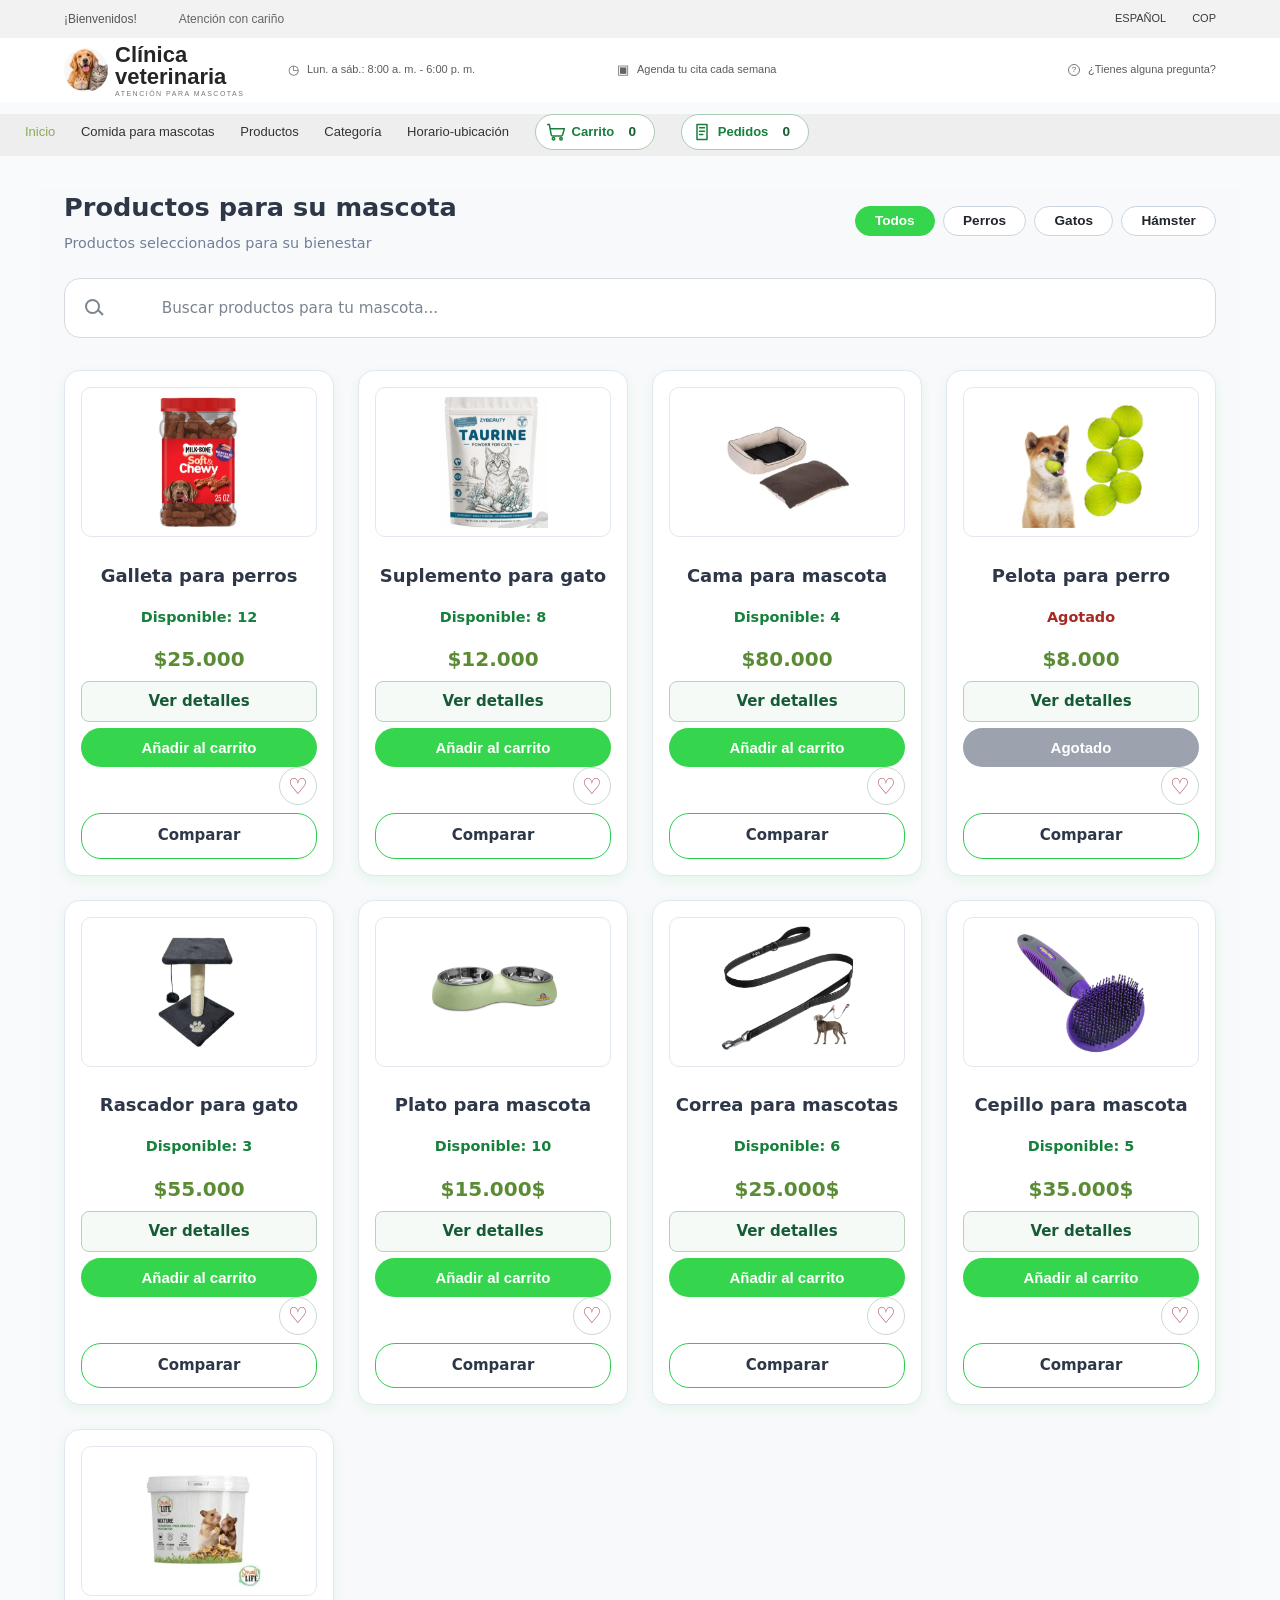
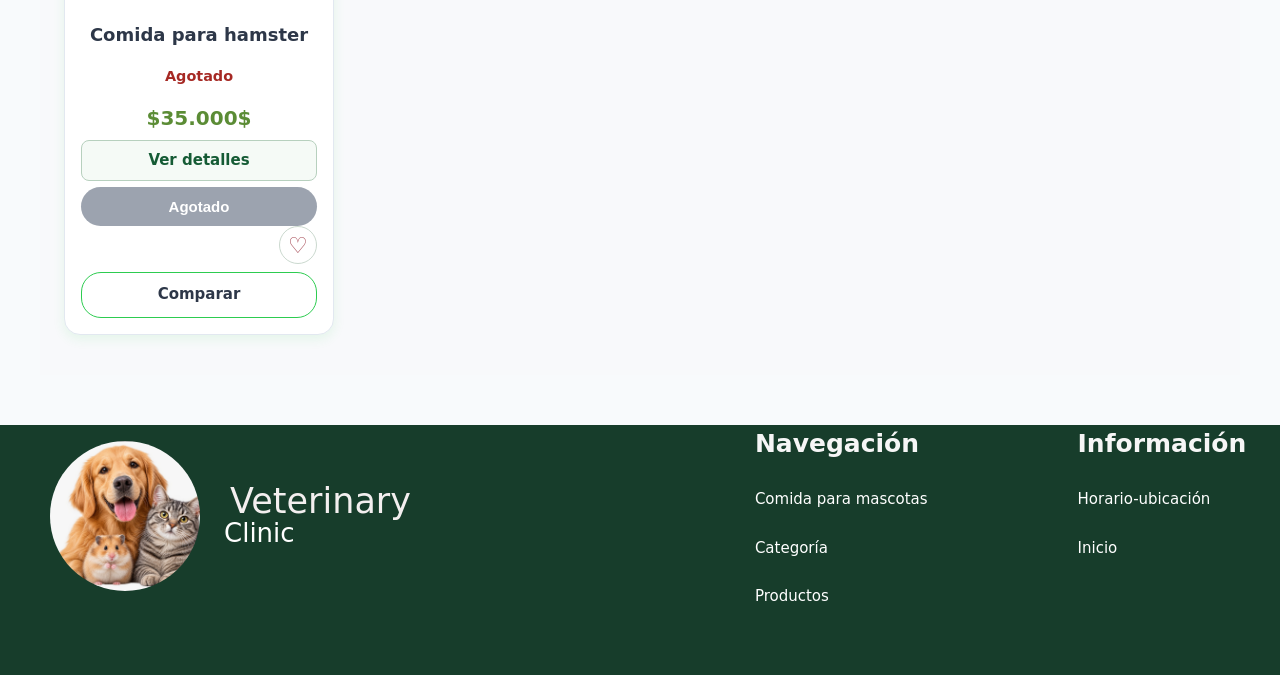
<file: tarjeta-productos/tarjeta-productos.html>
<!DOCTYPE html>
<html lang="es">
<head>
    <meta charset="UTF-8">
    <meta name="viewport" content="width=device-width, initial-scale=1.0">
<title>Productos para tu mascota | Veterinary Clinic</title>
    <link rel="stylesheet" href="../css/estilogeneral.css?v=20261118-1">
</head>
<body class="pagina-catalogo-mascotas alimento-accesorios">

    <header class="principal-header">
        <div class="principal-topbar">
            <div class="principal-header-inner principal-topbar-inner">
                <p class="principal_letra_1">¡Bienvenidos!</p>
                <span class="principal-gift">Atención con cariño</span>
                <div class="principal_barra">
                    <span class="principal_opciones">ESPAÑOL</span>
                    <span class="principal_opciones">COP</span>
                </div>
            </div>
        </div>

        <div class="principal-brandbar">
            <div class="principal-header-inner principal-brandbar-inner">
                <a class="principal-brand" href="../pagina-principal/pagina-principal.html" aria-label="Clínica veterinaria, inicio">
                    <img class="principal_foto" src="../images/primera-imagen.jpeg" alt="Clínica veterinaria">
                    <span class="principal_titulo">
                        <span class="linea1">Clínica veterinaria</span>
                        <span class="linea2">Atención para mascotas</span>
                    </span>
                </a>
                <p class="principal_center">
                    <span class="principal-service-icon" aria-hidden="true">◷</span>
                    <span class="principal-schedule-label">Lun. a sáb.: 8:00 a. m. - 6:00 p. m.</span>
                </p>
                <p class="principal_letra_2">
                    <span class="principal-service-icon" aria-hidden="true">▣</span>
                    <span class="principal-appointment-label">Agenda tu cita cada semana</span>
                </p>
                <p class="principal-question">
                    <span class="principal-service-icon principal-question-icon" aria-hidden="true">?</span>
                    <span class="principal-question-label">¿Tienes alguna pregunta?</span>
                </p>
            </div>
        </div>

        <nav class="principal_nav" aria-label="Navegación principal">
            <ul class="principal_lista">
                <li><a href="../pagina-principal/pagina-principal.html">Inicio</a></li>
                <li><a href="../catalogo-alimentos/catalogo-alimentos.html">Comida para mascotas</a></li>
                <li><a href="tarjeta-productos.html">Productos</a></li>
                <li><a href="../categoria-mascotas/categoria-mascotas.html">Categoría</a></li>
                <li><a href="../horario-ubicacion/horario-ubicacion.html">Horario-ubicación</a></li>
            </ul>
        </nav>
    </header>

    <!-- Contenido Principal -->
    <main id="inicio" class="main-container">

        <!-- Título y Filtros Superiores -->
        <div class="catalog-header">
            <div class="title-area">
                <h2>Productos para su mascota</h2>
                <p>Productos seleccionados para su bienestar</p>
            </div>
            <!-- Filtros rápidos -->
            <div class="filter-buttons">
                <button class="filter-btn active" type="button" data-filter="all">Todos</button>
                <button class="filter-btn" type="button" data-filter="perro">Perros</button>
                <button class="filter-btn" type="button" data-filter="gato">Gatos</button>
                <button class="filter-btn" type="button" data-filter="hamster">Hámster</button>
            </div>
        </div>

        <!-- Buscador -->
        <div class="search-bar-container">
            <span class="search-icon" aria-hidden="true"></span>
            <input id="buscador-productos" type="search" placeholder="Buscar productos para tu mascota..." aria-label="Buscar productos para tu mascota" autocomplete="off">
        </div>


    <section id="content"> 

        <article class="producto" data-id="galleta-perro" data-pet="perro">
            <img src="../images/galletaperro.png" alt="producto para mascotas">
            <h2>Galleta para perros</h2>
            <p class="precio">$25.000</p>
            <button class="btn-carrito" type="button">Añadir al carrito</button>
        </article>

        <article class="producto" data-id="suplemento-gato" data-pet="gato">
  <img src="../images/comidagato.png" alt="Juguete para gato">
  <h2>Suplemento para gato </h2>
  <p class="precio">$12.000</p>
  <button class="btn-carrito" type="button">Añadir al carrito</button>
</article>

<article class="producto" data-id="cama-perro" data-pet="perro">
  <img src="../images/camamascota.png" alt="Cama para mascota">
  <h2>Cama para mascota</h2>
  <p class="precio">$80.000</p>
  <button class="btn-carrito" type="button">Añadir al carrito</button>
</article>

<article class="producto" data-id="pelota-perro" data-pet="perro">
  <img src="../images/pelotaperro.png" alt="Pelota para perro">
  <h2>Pelota para perro</h2>
  <p class="precio">$8.000</p>
  <button class="btn-carrito" type="button">Añadir al carrito</button>
</article>

<article class="producto" data-id="rascador-gato" data-pet="gato">
  <img src="../images/rascadorgato.png" alt="Rascador para gato">
  <h2>Rascador para gato</h2>
  <p class="precio">$55.000</p>
  <button class="btn-carrito" type="button">Añadir al carrito</button>
</article>

<article class="producto" data-id="plato-gato" data-pet="gato">
  <img src="../images/platomascota.png" alt="Plato para mascota">
  <h2>Plato para mascota</h2>
  <p class="precio">$15.000$</p>
  <button class="btn-carrito" type="button">Añadir al carrito</button>
</article>

<article class="producto" data-id="correa-perro" data-pet="perro">
  <img src="../images/correaperro.png" alt="Correo para perro">
  <h2>Correa para mascotas</h2>
  <p class="precio">$25.000$</p>
  <button class="btn-carrito" type="button">Añadir al carrito</button>
</article>

<article class="producto" data-id="cepillo-gato" data-pet="gato">
  <img src="../images/cepillo.png" alt="Cepillo para mascota">
  <h2>Cepillo para mascota</h2>
  <p class="precio">$35.000$</p>
  <button class="btn-carrito" type="button">Añadir al carrito</button>
</article>

<article class="producto" data-id="comida-hamster" data-pet="hamster">
  <img src="../images/hamster.png" alt="Comida para hamster">
  <h2>Comida para hamster</h2>
  <p class="precio">$35.000$</p>
  <button class="btn-carrito" type="button">Añadir al carrito</button>
</article>



            <p id="sin-resultados" class="sin-resultados" hidden>No encontramos productos con esa búsqueda.</p>
    </section>
    </main>

    <footer id="footer"> 

      <div class="footer">
          <div class="texto_foto_r">
             <img src="../images/footer.png"  class="foto_left"   alt="Usabilidad" >
             <div class="titulo_3">
                <span class="letra_for">Veterinary</span>
                <span class="letra_fur">Clinic</span>
             </div>
               <div class="columnas_texto">
                  <h1>Navegación</h1>
                  <p><a href="../catalogo-alimentos/catalogo-alimentos.html">Comida para mascotas</a></p>
                  <p><a href="../categoria-mascotas/categoria-mascotas.html">Categoría</a></p>
                  <p><a href="tarjeta-productos.html">Productos</a></p>
                  <h1>Información</h1>
                  <p><a href="../horario-ubicacion/horario-ubicacion.html">Horario-ubicación</a></p>
                  <p><a href="../pagina-principal/pagina-principal.html">Inicio</a></p>
               </div>
            </div>
      </div>

    </footer>

    <script src="../js/datos-productos.js"></script>
    <script src="../js/componentes-carrito.js"></script>
    <script src="../js/menu-movil.js"></script>
    <script src="../js/calcular-total.js"></script>
    <script src="../js/calcular-subtutal.js"></script>
    <script src="../js/aplicar-descuento.js"></script>
    <script src="../js/calcular-domicilio.js"></script>
    <script src="../js/disponibilidad.js"></script>
    <script src="../js/eliminar-carrito.js"></script>
    <script src="../js/modificar-cantidades.js"></script>
    <script src="../js/validar-cliente.js"></script>
    <script src="../js/historial-pedidos.js"></script>
    <script src="../js/funcion-carrito.js"></script>
    <script src="../js/mensaje-whatsapp.js"></script>
    <script src="../js/funcion-detalle.js"></script>
    <script src="../js/favoritos.js"></script>
    <script src="../js/catalogo.js"></script>
    <script src="../js/comparador.js"></script>
</body>
</html>
</file>
<file: css/estilogeneral.css>
/*Inicio horario-ubicacion*/


@import url('https://fonts.googleapis.com/css2?family=DM+Sans:wght@400;500;600;700&family=Nunito:wght@700;800;900&display=swap');

:root {
  --green: #285b43;
  --green-dark: #183d2d;
  --green-light: #eaf1e6;
  --lime: #d6e7a9;
  --cream: #f7f8f2;
  --ink: #26362c;
  --muted: #718076;
  --line: #e7ece4;
  --white: #fff;
}

* {
  box-sizing: border-box;
}

body {
  margin: 0;
  background: var(--cream);
  color: var(--ink);
  font-family: 'DM Sans', Arial, sans-serif;
  font-size: 15px;
  line-height: 1.55;
}

.site-header {
  background-color: #35d64d;
  color: white;
}

.nav {
  max-width: 1120px;
  margin: auto;
  padding: 17px 28px;
  display: flex;
  align-items: center;
  justify-content: space-between;
}

.brand {
  display: flex;
  align-items: center;
  gap: 10px;
  color: #fff;
  text-decoration: none;
  font-family: 'Nunito', sans-serif;
  font-weight: 900;
  letter-spacing: .08em;
}

.brand-mark {
  width: 34px;
  height: 34px;
  border-radius: 11px;
  background: var(--lime);
  color: var(--green-dark);
  display: grid;
  place-items: center;
  font-size: 19px;
}

.nav-links {
  display: flex;
  align-items: center;
  gap: 30px;
}

.nav-links a {
  color: #e9f0e9;
  text-decoration: none;
  font-size: 14px;
}

.nav-links .current {
  color: #fff;
  font-weight: 700;
  border-bottom: 2px solid var(--lime);
  padding: 7px 0;
}

.intro,
.content-grid {
  max-width: 1120px;
  margin: auto;
}

.intro {
  max-width: 1200px;
  margin: 2rem auto 1.5rem;
  padding: 0 1.5rem;
}

.eyebrow {
  margin: 0;
  color: #303946;
  font-size: 11px;
  font-weight: 700;
  letter-spacing: .14em;
  text-transform: uppercase;
}

.intro h1 {
  margin: 9px 0 10px;
  color: #303946;
  font-size: 32px;
  line-height: 1.08;
  letter-spacing: -.04em;
}

.intro h1 span {
  color: #303946 ;
}

.lead {
  margin: 4px 0 0;
  max-width: 560px;
  color: #718096;
  font-size: 0.9rem;
}

.content-grid {
  padding: 0 28px 60px;
  display: grid;
  grid-template-columns: .9fr 1.1fr;
  gap: 22px;
  align-items: stretch;
}

.card {
  background: var(--white);
  border: 1px solid var(--line);
  border-radius: 19px;
  padding: 27px;
  box-shadow: 0 12px 30px #163b2610;
}

.card-heading {
  display: flex;
  align-items: center;
  gap: 13px;
  margin-bottom: 20px;
}

.icon {
  width: 43px;
  height: 43px;
  border-radius: 14px;
  background: var(--green-light);
  color: var(--green);
  display: grid;
  place-items: center;
  font-size: 23px;
}

.card-heading .eyebrow {
  font-size: 10px;
}

.card h2 {
  margin: 3px 0 0;
  color: var(--green-dark);
  font: 800 22px 'Nunito', sans-serif;
}

.muted {
  margin: 0 0 12px;
  color: var(--muted);
  font-size: 14px;
}

.hours-list {
  list-style: none;
  margin: 0;
  padding: 0;
}

.hours-list li {
  display: flex;
  justify-content: space-between;
  gap: 14px;
  padding: 15px 0;
  border-bottom: 1px solid var(--line);
  font-size: 13px;
}

.hours-list li span {
  color: #56665c;
}

.hours-list li strong {
  font-weight: 700;
  text-align: right;
}

.closed {
  color: #8a6457;
}

.visit-note {
  display: flex;
  gap: 11px;
  align-items: flex-start;
  background: #f1f6e9;
  border-radius: 13px;
  padding: 13px 15px;
  margin-top: 19px;
  color: var(--green);
}

.visit-note > span {
  font-size: 19px;
}

.visit-note p {
  font-size: 12px;
  margin: 0;
  color: #586c5c;
}

.visit-note strong {
  color: var(--green-dark);
}

.address {
  margin: -4px 0 15px;
  display: grid;
  gap: 2px;
}

.address strong {
  font-size: 14px;
  color: var(--green-dark);
}

.address span {
  font-size: 13px;
  color: var(--muted);
}

.map {
  display: block;
  width: 100%;
  height: 270px;
  border: 0;
  border-radius: 13px;
  background: #e7eee4;
}

.map-link {
  display: inline-flex;
  align-items: center;
  gap: 9px;
  margin-top: 14px;
  padding: 10px 15px;
  border-radius: 10px;
  background: var(--green);
  color: #fff;
  text-decoration: none;
  font-size: 13px;
  font-weight: 700;
  transition: background .2s;
}

.map-link:hover {
  background: var(--green-dark);
}

.footer{
  width: 100%;
  height: 250px;
  background-color: #173D2B;
  margin-top: 150px;
}                                                                                                                                                                                                                                        .titulo_3{
  display: flex;
  flex-direction: column;          
  line-height: 1.2;                
}
.letra_for{
  color: rgb(243, 239, 239);
  font-size: 35px;
  text-align: left;
  padding-left: 10%;
  line-height: 34px;
  white-space: pre;  
}
.letra_fur{
  display: flex;
  align-items: center;
  gap: 30px;
  font-size: 26px;
  padding-left: 12PX;
  color: white;
}
.letra_fur p{
  margin: 0;
}
.texto_foto_r{ 
  display: flex;
  align-items: center;
  gap: 12px;
  margin-top: 50px;
}                                                                                                                                                                                                                                           .columnas_texto {
  display: grid;
  grid-template-rows: repeat(4, auto); 
  grid-auto-flow: column;                
  column-gap: 150px;
  row-gap: 25px;
  align-items: right;
  padding-left: 350px;
}
.columnas_texto p {
  margin: 0;
  font-size: 15px;
  color: #f6f6f6;
}
.columnas_texto h1 {
  margin: 0;
  font-size: 25px;
  color: #f6f6f6;
}

.foto_left{
  width: 150px;
  height: 150px;
  border-radius: 50%;
  object-fit: cover;
  margin-left: 50px;
}
 /*Final horario-ubicacion*/

 /* inicio catalogo-mascotas */ 

 body.pagina-catalogo-mascotas, body.pagina-catalogo-mascotas * {

    box-sizing: border-box;

}
body.pagina-catalogo-mascotas {

    margin: 0;
    font-family: Arial, Helvetica, sans-serif;
    background-color: #cbeeb4;
    color: #252525;


}
.pagina-catalogo-mascotas .contenedor {

    width: 92%;
    max-width: 1200px;
    margin: 0 auto;


}
.pagina-catalogo-mascotas #content {
    display: grid;
    width: 92%;
    max-width: 1200px;
    margin: 0 auto;
    grid-template-columns: repeat(3, minmax(0, 1fr));
    gap: 24px;
    padding: 32px 0;


}
.pagina-catalogo-mascotas .producto {

    background-color: rgb(248, 250, 247);
    border-radius: 12px;
    padding: 16px;
    text-align: center;
    min-height: 370px;
    display: flex;
    flex-direction: column;


}
.pagina-catalogo-mascotas .producto img {
  width: 100%;
  height: 220px;
  object-fit: contain;
  display: block;
  margin: 0 auto;
  border-radius: 10px;
  border: 1px solid #e3e9df;

}
.pagina-catalogo-mascotas .producto-ilustracion {
  width: 100%;
  height: 220px;
  display: grid;
  place-items: center;
  background-color: #e5f8e8;
  border-radius: 10px;
  border: 1px solid #35d64d;
  font-size: 88px;

}
.pagina-catalogo-mascotas .producto h2 {
    margin: 12px 0 8px;
    font-size: 18px;

}
.pagina-catalogo-mascotas .precio {

    color: #5b8c35;
    font-size: 20px;
    font-weight: bold;
    margin: 8px 0 0;


}
.pagina-catalogo-mascotas .btn-carrito {
    width: 100%;
    margin-top: auto;
    padding: 11px 10px;
    border: 0;
    border-radius: 20px;
    background-color: #35d64d;
    color: #ffffff;
    font-size: 15px;
    font-weight: bold;
    cursor: pointer;
    transition: background-color 0.2s ease, transform 0.2s ease;

}
.pagina-catalogo-mascotas .btn-carrito:hover {
    background-color: #28a73a;
    transform: translateY(-2px);

}
.pagina-catalogo-mascotas .btn-carrito:focus-visible {
    outline: 3px solid #35d64d;
    outline-offset: 3px;

}
.pagina-catalogo-mascotas header:not(.clinic-navbar):not(.principal-header) {

    padding: 128px 0 32px;
    text-align: center;
    background-color: #35d64d;
    


}
.pagina-catalogo-mascotas header:not(.principal-header) h1 {
    margin: 0 ;
    color: #fafbfa;
    font-size: 32px;
    font-size: 60px;
    


}
.pagina-catalogo-mascotas header:not(.principal-header) p {

    margin: 8px 0 0;
    color: #f9f8f8;
    font-size: 30px;

}
.pagina-catalogo-mascotas .icono-marca {

    width: 44px;
    height: 44px;
    display: grid;
    place-items: center;
    border-radius: 50%;
    background-color: #b0efbb;
    font-size: 24px;
    border: 2px 4;
    

}
.pagina-catalogo-mascotas .texto-marca {
    display: flex;
    flex-direction: column;
    gap: 2px;

}
.pagina-catalogo-mascotas .texto-marca strong {
    font-size: 20px;
    color: #1cdf6a;

}
.pagina-catalogo-mascotas .texto-marca small {
    color: #0e721d;
    font-size: 15px;
    font-weight: bold;
    letter-spacing: 1.5px;

}
.pagina-catalogo-mascotas /* pasar el cursor */

.producto:hover {


    box-shadow: 0 10px 20px rgba(0,0,0,0.12);

}
.pagina-catalogo-mascotas /* Encabezado y navegación con el diseño de referencia */
.navbar {

    position: sticky;
    top: 0;
    z-index: 100;
    width: 100%;
    min-height: 45px;
    padding: 0;
    text-align: left;
    background-color: #67ba14;
    border-bottom: 1px solid #e2e5e9;

}
.pagina-catalogo-mascotas .nav-container {

    width: 100%;
    min-height: 44px;
    margin: 0;
    padding: 0 24px;
    display: grid;
    grid-template-columns: 1fr auto 1fr;
    align-items: center;

}
.pagina-catalogo-mascotas .logo {

    grid-column: 1;
    justify-self: start;
    color: inherit;
    text-decoration: none;

}
.pagina-catalogo-mascotas .brand-tagline {

    display: block;
    color: #7b8491;
    font-size: 14px;
    font-weight: 400;

}
.pagina-catalogo-mascotas .nav-links {

    grid-column: 2;
    display: flex;
    align-items: center;
    justify-content: center;
    gap: 38px;
    color: white;

}
.pagina-catalogo-mascotas .nav-links a {

    color: #252a30;
    font-size: 18px;
    font-weight: 500;
    text-decoration: none;
    transition: color 0.2s ease;

}
.pagina-catalogo-mascotas .nav-links a:hover, .pagina-catalogo-mascotas .nav-links a:focus-visible {
    color: #14532d;

}
.pagina-catalogo-mascotas .nav-links a:focus-visible, .pagina-catalogo-mascotas .logo:focus-visible {

    outline: 2px solid #35d64d;
    outline-offset: 4px;

}


@media (max-width: 640px) {
.pagina-catalogo-mascotas .nav-container {

        grid-template-columns: 1fr;
        gap: 10px;
        padding: 12px 16px;
    
}
.pagina-catalogo-mascotas .logo, .pagina-catalogo-mascotas .nav-links {

        grid-column: 1;
        justify-self: center;
    
}
.pagina-catalogo-mascotas .nav-links {

        flex-wrap: wrap;
        gap: 10px 22px;
    
}
.pagina-catalogo-mascotas .nav-links a {

        font-size: 16px;
    
}


}
.pagina-catalogo-mascotas /* Catálogo y buscador */
.main-container {

    min-height: 75vh;
    padding: 40px 24px 0;
    background-color: #f8f9fb;

}
.pagina-catalogo-mascotas .catalog-header {

    display: flex;
    align-items: center;
    justify-content: space-between;
    gap: 24px;
    margin: 0 auto 28px;

}
.pagina-catalogo-mascotas .title-area h2 {

    margin: 0;
    color: #303946;
    font-size: 32px;
    font-weight: 700;

}
.pagina-catalogo-mascotas .title-area p {

    margin: 4px 0 0;
    color: #7b8491;
    font-size: 16px;

}
.pagina-catalogo-mascotas .filter-buttons {

    display: flex;
    align-items: center;
    gap: 10px;

}
.pagina-catalogo-mascotas .filter-btn {

    padding: 10px 22px;
    border: 1px solid #d5dbe1;
    border-radius: 24px;
    background: #ffffff;
    color: #20252b;
    font-size: 16px;
    cursor: pointer;

}
.pagina-catalogo-mascotas .filter-btn.active {

    border-color: #2dcc50;
    background: #2dcc50;
    color: #ffffff;

}
.pagina-catalogo-mascotas .search-bar-container {

    display: flex;
    align-items: center;
    gap: 14px;
    width: 100%;
    height: 60px;
    margin: 0 auto 28px;
    padding: 0 20px;
    border: 1px solid #d5dbe1;
    border-radius: 16px;
    background: #ffffff;

}
.pagina-catalogo-mascotas .search-icon {

    position: relative;
    display: inline-block;
    flex: 0 0 18px;
    width: 18px;
    height: 18px;

}
.pagina-catalogo-mascotas .search-icon::before {

    position: absolute;
    top: 0;
    left: 0;
    width: 11px;
    height: 11px;
    border: 2px solid #7b8491;
    border-radius: 50%;
    content: "";

}
.pagina-catalogo-mascotas .search-icon::after {

    position: absolute;
    right: 0;
    bottom: 1px;
    width: 7px;
    height: 2px;
    background: #7b8491;
    content: "";
    transform: rotate(45deg);
    transform-origin: right center;

}
.pagina-catalogo-mascotas .search-bar-container input {

    flex: 1;
    min-width: 0;
    height: 100%;
    padding: 0;
    border: 0;
    outline: 0;
    background: transparent;
    color: #252a30;
    font: inherit;
    font-size: 18px;

}
.pagina-catalogo-mascotas .search-bar-container input::placeholder {

    color: #7b8491;
    opacity: 1;

}
.pagina-catalogo-mascotas .search-bar-container:focus-within {

    border-color: #aab4bf;

}
.pagina-catalogo-mascotas #content {

    width: 100%;

}
.pagina-catalogo-mascotas .producto[hidden] {

    display: none;

}
.pagina-catalogo-mascotas .sin-resultados {

    margin: 0;
    padding: 24px 0;
    color: #7b8491;
    text-align: center;

}


@media (max-width: 760px) {
.pagina-catalogo-mascotas .main-container {

        padding: 28px 16px 0;
    
}
.pagina-catalogo-mascotas .catalog-header {

        align-items: flex-start;
        flex-direction: column;
    
}
.pagina-catalogo-mascotas .title-area h2 {

        font-size: 26px;
    
}
.pagina-catalogo-mascotas .filter-buttons {

        flex-wrap: wrap;
    
}


}
.pagina-catalogo-mascotas:not(.alimento-accesorios) /* footer */ 

.footer {

  width: 100%;
  height: 250px;
  background-color: #173D2B;
  margin-top: 150px;
   text-align: center;
    color: #000000;
    border-top: 1px solid #464746;

}
.pagina-catalogo-mascotas .titulo_3 {

  display: flex;
  flex-direction: column;          
  line-height: 1.2;                

}
.pagina-catalogo-mascotas .letra_for {

  color: rgb(243, 239, 239);
  font-size: 35px;
  text-align: left;
  padding-left: 10%;
  line-height: 34px;
  white-space: pre;  

}
.pagina-catalogo-mascotas .letra_fur {

  display: flex;
  align-items: center;
  gap: 30px;
  font-size: 26px;
  padding-left: 12PX;
  color: white;

}
.pagina-catalogo-mascotas .letra_fur p {

  margin: 0;

}
.pagina-catalogo-mascotas .texto_foto_r {
 
  display: flex;
  align-items: center;
  gap: 12px;
  margin-top: 20px;

}
.pagina-catalogo-mascotas .columnas_texto {

  display: grid;
  grid-template-rows: repeat(4, auto); 
  grid-auto-flow: column;                
  column-gap: 150px;
  row-gap: 25px;
  align-items: right;
  padding-left: 350px;

}
.pagina-catalogo-mascotas .columnas_texto p {

  margin: 0;
  font-size: 15px;
  color: #f6f6f6;

}
.pagina-catalogo-mascotas .columnas_texto h1 {

  margin: 0;
  font-size: 25px;
  color: #f6f6f6;

}
.pagina-catalogo-mascotas .foto_left {

  width: 150px;
  height: 150px;
  border-radius: 50%;
  object-fit: cover;
  margin-left: 50px;

}

/* Final catalogo-mascotas */
/* Final tarjeta-producto */

/* Inicio catalogo-alimentos */
/* ==========================================================
   ESTILOS GENERALES (TEMA VERDE #35d64d Y BLANCO)
   ========================================================== */

body.alimento-accesorios {
    --primary-green: #35d64d;
    --primary-dark: #28a73a;
    --primary-light: #f0fdf4;
    --text-dark: #2d3748;
    --text-muted: #718096;
    --bg-main: #f8fafc;
    --shadow: 0 4px 12px rgba(53, 214, 77, 0.1);
    margin: 0;
    background-color: var(--bg-main);
    color: var(--text-dark);
    font-family: 'Segoe UI', system-ui, sans-serif;
}

/* ==========================================================
   NAVBAR
   ========================================================== */
.alimento-accesorios .navbar {
    border-bottom: 1px solid #e2e8f0;
    position: sticky;
    top: 0;
    z-index: 100;
    background-color: var(--primary-green);
}

.alimento-accesorios .nav-container {
    max-width: 1200px;
    margin: 0 auto;
    padding: 0.8rem 1.5rem;
    display: flex;
    justify-content: space-between;
    align-items: center;
}

.alimento-accesorios .logo {
    display: flex;
    align-items: center;
    gap: 0.5rem;
    text-decoration: none;
}

.alimento-accesorios .logo-icon {
    font-size: 1.8rem;
    color: var(--primary-green);
}

.alimento-accesorios .brand-name {
    font-size: 1.25rem;
    font-weight: 800;
    color: var(--text-dark);
}

.alimento-accesorios .brand-tagline {
    display: block;
    font-size: 15px;
    color: white;
    text-decoration: none;
  
}

.alimento-accesorios .nav-links {
    display: flex;
    gap: 2rem;
}

.alimento-accesorios .nav-links a {
    text-decoration: none;
    color: var(--white);
    font-weight: 600;
    font-size: 0.95rem;
    transition: color 0.2s;
}

.alimento-accesorios .nav-links a:hover {
    color: var(--primary-dark);
}

.alimento-accesorios .nav-actions {
    display: flex;
    gap: 0.8rem;
    align-items: center;
}

.alimento-accesorios .icon-btn,
.alimento-accesorios .cart-btn {
    background: transparent;
    border: none;
    font-size: 1.1rem;
    cursor: pointer;
    color: var(--text-dark);
    padding: 0.4rem;
    position: relative;
}

.alimento-accesorios .cart-btn {
    background: var(--primary-light);
    color: var(--primary-green);
    width: 38px;
    height: 38px;
    border-radius: 50%;
    display: flex;
    align-items: center;
    justify-content: center;
}

.alimento-accesorios .cart-btn .badge {
    position: absolute;
    top: -2px;
    right: -2px;
    background: var(--primary-green);
    color: white;
    font-size: 0.65rem;
    padding: 2px 5px;
    border-radius: 10px;
}

/* ==========================================================
   CONTENEDOR PRINCIPAL Y CABECERA DE CATÁLOGO
   ========================================================== */
.alimento-accesorios .main-container {
    max-width: 1200px;
    margin: 2rem auto;
    padding: 0 1.5rem;
}

.alimento-accesorios .catalog-header {
    display: flex;
    justify-content: space-between;
    align-items: center;
    flex-wrap: wrap;
    gap: 1rem;
    margin-bottom: 1.5rem;
}

.alimento-accesorios .title-area h2 {
    font-size: 1.6rem;
    color: var(--text-dark);
    font-weight: 800;
}

.alimento-accesorios .title-area p {
    font-size: 0.9rem;
    color: var(--text-muted);
}

/* Botones de filtro rápido */
.alimento-accesorios .filter-buttons {
    display: flex;
    gap: 0.5rem;
}

.alimento-accesorios .filter-btn {
    background: var(--white);
    border: 1px solid #cbd5e1;
    padding: 0.4rem 1.2rem;
    border-radius: 20px;
    font-size: 0.85rem;
    font-weight: 600;
    cursor: pointer;
    transition: all 0.2s;
}

.alimento-accesorios .filter-btn.active,
.alimento-accesorios .filter-btn:hover {
    background-color: var(--primary-green);
    color: white;
    border-color: var(--primary-green);
}

.alimento-accesorios .catalog-pet-filters {
    justify-content: flex-end;
    flex-wrap: wrap;
    margin: -12px 0 20px;
}

/* Barra de búsqueda */
.alimento-accesorios .search-bar-container {
    position: relative;
    margin-bottom: 2rem;
}

.alimento-accesorios .search-bar-container i {
    position: absolute;
    left: 1rem;
    top: 50%;
    transform: translateY(-50%);
    color: var(--text-muted);
}

.alimento-accesorios .search-bar-container input {
    width: 100%;
    padding: 0.8rem 1rem 0.8rem 2.8rem;
    border: 1px solid #cbd5e1;
    border-radius: 12px;
    background: var(--white);
    font-size: 0.95rem;
    outline: none;
    transition: border-color 0.2s;
}

.alimento-accesorios .search-bar-container input:focus {
    border-color: var(--primary-green);
}

/* ==========================================================
   SECCIONES Y TARJETAS DE PRODUCTOS
   ========================================================== */
.alimento-accesorios .section-group {
    margin-bottom: 2.5rem;
}

.alimento-accesorios .category-heading {
    font-size: 1.3rem;
    color: var(--primary-green);
    margin-bottom: 1rem;
    display: flex;
    align-items: center;
    gap: 0.5rem;
    border-bottom: 2px solid var(--primary-light);
    padding-bottom: 0.4rem;
}

.alimento-accesorios .product-grid {
    display: grid;
    grid-template-columns: repeat(auto-fill, minmax(250px, 1fr));
    gap: 1.5rem;
}

/* Tarjeta individual */
.alimento-accesorios .product-card {
    background: var(--white);
    border: 1px solid #e2e8f0;
    border-radius: 16px;
    padding: 1rem;
    display: flex;
    flex-direction: column;
    justify-content: space-between;
    box-shadow: var(--shadow);
    transition: transform 0.2s ease, box-shadow 0.2s ease;
}

.alimento-accesorios .product-card[hidden] {
    display: none;
}

.alimento-accesorios .product-card:hover {
    transform: translateY(-4px);
    box-shadow: 0 10px 20px rgba(53, 214, 77, 0.15);
}

.alimento-accesorios .card-img {
    width: 100%;
    height: 150px;
    border-radius: 10px;
    overflow: hidden;
    background: #f1f5f9;
    margin-bottom: 0.8rem;
}

.alimento-accesorios .card-img img {
    width: 100%;
    height: 100%;
    object-fit: cover;
}

.alimento-accesorios .product-card h4 {
    font-size: 1rem;
    color: var(--text-dark);
    font-weight: 700;
    margin-bottom: 0.2rem;
}

.alimento-accesorios .subtext {
    font-size: 0.8rem;
    color: var(--text-muted);
    margin-bottom: 0.8rem;
}

.alimento-accesorios .price {
    font-size: 1.15rem;
    font-weight: 800;
    color: var(--text-dark);
    margin-bottom: 1rem;
}

/* Botón de compra unificado al verde #35d64d */
.alimento-accesorios .btn-cart {
    background-color: var(--primary-green);
    color: var(--white);
    border: none;
    padding: 0.6rem;
    border-radius: 20px;
    font-weight: 700;
    font-size: 0.85rem;
    cursor: pointer;
    display: flex;
    align-items: center;
    justify-content: center;
    gap: 0.4rem;
    transition: background-color 0.2s;
}

.alimento-accesorios .btn-cart:hover {
    background-color: var(--primary-dark);
}

.sin-resultados {
    width: 100%;
    margin: 0;
    padding: 24px 0;
    color: #64746a;
    text-align: center;
}

.estado-stock {
  margin: 8px 0;
  font-size: .9rem;
  font-weight: 700;
}

.estado-stock.disponible { color: #16803c; }
.estado-stock.agotado { color: #a62924; }

.pagina-catalogo-mascotas .btn-carrito:disabled,
.pagina-catalogo-mascotas .btn-carrito:disabled:hover,
.alimento-accesorios .btn-cart:disabled,
.alimento-accesorios .btn-cart:disabled:hover {
  transform: none;
  background: #9ca3af;
  color: #fff;
  opacity: 1;
  cursor: not-allowed;
}

.alimento-accesorios .btn-comparar,
.pagina-catalogo-mascotas .btn-comparar {
  width: 100%;
  margin-top: 8px;
  padding: 10px 12px;
  border: 1px solid #2dcc50;
  border-radius: 20px;
  background: #fff;
  color: #2d3748;
  font: inherit;
  font-weight: 700;
  cursor: pointer;
  transition: background-color .2s ease, color .2s ease, transform .2s ease;
}

.alimento-accesorios .btn-comparar:hover:not(:disabled),
.pagina-catalogo-mascotas .btn-comparar:hover:not(:disabled) {
  transform: translateY(-2px);
  background: #2dcc50;
  color: #fff;
}

.alimento-accesorios .btn-comparar:disabled,
.pagina-catalogo-mascotas .btn-comparar:disabled {
  background: #eaf7ec;
  color: #246b35;
  cursor: default;
  transform: none;
}

/* ==========================================================
   RESPONSIVE
   ========================================================== */
@media (max-width: 768px) {
    .alimento-accesorios .nav-links {
        display: flex;
        flex-wrap: wrap;
        justify-content: center;
        gap: 0.8rem 1.2rem;
    }
    .alimento-accesorios .catalog-header {
        flex-direction: column;
        align-items: flex-start;
    }
}


/* parte plantilla principla jorge inicio*/

/* Cabecera */
.principal-header {
  width: 100%;
  color: #383838;
  font-family: Arial, Helvetica, sans-serif;
  font-size: 12px;
}

.principal-header-inner {
  width: 100%;
  max-width: none;
  margin: 0;
  padding-right: clamp(20px, 5vw, 72px);
  padding-left: clamp(20px, 5vw, 72px);
  box-sizing: border-box;
}

/* Franja superior */
.principal-topbar {
  height: 38px;
  background: #f2f2f2;
}

.principal-topbar-inner {
  display: flex;
  height: 100%;
  align-items: center;
  gap: 42px;
}

.principal_letra_1,
.principal-gift {
  margin: 0;
  color: #555;
  font-size: 12px;
  white-space: nowrap;
}

.principal-gift {
  color: #666;
  text-decoration: none;
}

.principal-gift:hover {
  color: #8aaa53;
}

.principal_barra {
  display: flex;
  align-items: center;
  justify-content: flex-end;
  gap: 26px;
  width: auto;
  margin-left: auto;
  padding: 0;
  flex-shrink: 0;
}

.principal_opciones {
  position: relative;
  width: fit-content;
  font-family: Arial, Helvetica, sans-serif;
  font-size: 11px;
}

.principal_opciones summary {
  display: flex;
  align-items: center;
  gap: 6px;
  padding: 8px 0;
  color: #5c5c5c;
  cursor: pointer;
  list-style: none;
  white-space: nowrap;
}

.principal_opciones summary::-webkit-details-marker {
  display: none;
}

.principal_opciones summary::after {
  content: "⌄";
  font-size: 10px;
}

.principal_opciones[open] summary::after {
  transform: rotate(180deg);
}

.principal_opciones ul {
  position: absolute;
  top: 100%;
  left: 0;
  z-index: 20;
  width: max-content;
  min-width: 100px;
  margin: 0;
  padding: 0;
  list-style: none;
  background: #fff;
  border: 1px solid #ddd;
  box-shadow: 0 4px 10px rgba(0, 0, 0, .08);
}

.principal_opciones li {
  padding: 7px 10px;
  cursor: pointer;
  white-space: nowrap;
}

.principal_opciones li button {
  display: block;
  width: 100%;
  padding: 0;
  border: 0;
  background: transparent;
  color: inherit;
  font: inherit;
  text-align: left;
  cursor: pointer;
}

.principal_opciones li:hover {
  background: #f5f5f5;
}

/* Franja de marca y datos de contacto */
.principal-brandbar {
  height: 64px;
  background: #fff;
}

.principal-brandbar-inner {
  display: grid;
  height: 100%;
  grid-template-columns: 200px 1fr 1.4fr auto;
  align-items: center;
  column-gap: 24px;
}

.principal-brand {
  display: flex;
  align-items: center;
  gap: 7px;
  color: #202020;
  text-decoration: none;
}

.principal_foto {
  width: 44px;
  height: 44px;
  margin: 0;
  border-radius: 50%;
  object-fit: cover;
  object-position: center 35%;
}

.principal_titulo {
  display: flex;
  flex-direction: column;
  gap: 2px;
  line-height: 1;
}

.linea1 {
  color: #252525;
  font-size: 22px;
  font-weight: 700;
}

.linea2 {
  color: #777;
  font-size: 7px;
  letter-spacing: 1.5px;
  text-transform: uppercase;
}

.principal_center,
.principal_letra_2,
.principal-question {
  display: flex;
  align-items: center;
  margin: 0;
  padding: 0;
  color: #5c5c5c;
  font-size: 11px;
  line-height: 1.2;
  white-space: nowrap;
}

.principal-service-icon {
  margin-right: 8px;
  color: #646464;
  font-size: 13px;
}

.principal-question-icon {
  display: inline-grid;
  width: 12px;
  height: 12px;
  place-items: center;
  border: 1px solid #777;
  border-radius: 50%;
  font-size: 8px;
  line-height: 1;
}

/* Navegación, búsqueda e iconos */
.principal_nav {
  position: relative;
  z-index: 100;
  width: 100%;
  height: 42px;
  margin-top: 12px;
  border: 0;
  background: #eee;
  padding-left: 25px;
}

.principal-menu-toggle {
  display: none;
}

.principal-nav-inner {
  display: flex;
  height: 100%;
  align-items: center;
  justify-content: space-between;
  gap: 14px;
}

.principal_lista {
  display: flex;
  align-items: center;
  gap: clamp(14px, 2vw, 30px);
  margin: 0;
  padding: 0;
  list-style: none;
  white-space: nowrap;
}

.principal_lista li {
  padding: 0;
}

.principal_lista a {
  color: #333;
  font-size: 13px;
  text-decoration: none;
}

.principal_lista a::after {
  content: "⌄";
  margin-left: 3px;
  color: #777;
  font-size: 10px;
}

.principal_lista li:first-child a {
  color: #8aaa53;
}

.principal-nav-actions {
  display: flex;
  align-items: center;
  gap: 16px;
}

.principal_buscador {
  position: relative;
  display: flex;
  width: 180px;
  margin: 0;
  padding: 0;
}

.principal_buscador input {
  width: 100%;
  height: 27px;
  box-sizing: border-box;
  padding: 4px 27px 4px 11px;
  border: 1px solid #e4e4e4;
  border-radius: 14px;
  outline: none;
  font-size: 10px;
}

.principal_buscador input:focus {
  border-color: #a4b97d;
}

.principal_buscador button {
  position: absolute;
  top: 50%;
  right: 7px;
  padding: 0;
  transform: translateY(-50%);
  border: 0;
  background: transparent;
  color: #777;
  font-size: 17px;
  line-height: 1;
  cursor: pointer;
}

.principal_buscador button:hover {
  opacity: .7;
}

.principal-icon-button {
  position: relative;
  display: grid;
  width: 20px;
  height: 22px;
  padding: 0;
  place-items: center;
  border: 0;
  background: transparent;
  cursor: pointer;
}

.principal_imagen {
  display: block;
  width: 18px;
  height: 18px;
  padding: 0;
  object-fit: contain;
  mix-blend-mode: multiply;
}

.principal-cart-count {
  position: absolute;
  top: -2px;
  right: -4px;
  min-width: 11px;
  height: 11px;
  padding: 0 2px;
  border-radius: 8px;
  background: #91b849;
  color: #fff;
  font-size: 7px;
  line-height: 11px;
  text-align: center;
}

/* Ajustes para pantallas pequeñas */
@media (max-width: 760px) {
  .principal-header-inner {
    padding-right: 16px;
    padding-left: 16px;
  }

  .principal-brandbar {
    height: auto;
    min-height: 60px;
  }

  .principal-brandbar-inner {
    grid-template-columns: 150px 1fr;
    column-gap: 12px;
  }

  .principal-question,
  .principal_letra_2 {
    display: none;
  }

  .principal-nav-inner {
    gap: 12px;
  }

  .principal_lista {
    gap: 12px;
    overflow-x: auto;
  }

  .principal_nav {
    display: flex;
    height: auto;
    min-height: 42px;
    flex-direction: column;
    align-items: stretch;
    gap: 8px;
    padding: 8px 16px;
  }

  .principal-menu-toggle {
    display: inline-flex;
    min-height: 36px;
    align-items: center;
    gap: 9px;
    align-self: flex-start;
    padding: 6px 12px;
    border: 1px solid #b7ccb9;
    border-radius: 9px;
    background: #fff;
    color: #155b35;
    font: inherit;
    font-weight: 700;
    cursor: pointer;
  }

  .principal-menu-icon { font-size: 18px; line-height: 1; }

  .principal_lista {
    display: none;
    width: 100%;
    flex-direction: column;
    align-items: stretch;
    gap: 0;
    overflow: visible;
    white-space: normal;
  }

  .principal_nav.menu-abierto .principal_lista { display: flex; }

  .principal_lista > li {
    padding: 8px 2px;
    border-top: 1px solid #dce5dd;
  }

  .principal_lista a {
    font-size: 13px;
  }

  .principal-nav-actions {
    gap: 9px;
  }

  .principal_buscador {
    width: 125px;
  }
}
.principal_fondo_3{
  width: 100%;
  height: 600px;
  background-image: url("../images/Perro-gato-sobre-fondo-verde.png");
  background-size: 100% auto;
  background-position: center;
  background-repeat: no-repeat;
  background-position: center 70%;

  display: flex;
  justify-content: center;
  align-items: center;
  box-sizing: border-box;
  padding-bottom: 300px;
}
.principal_titulo_2 {
  display: flex;
  flex-direction: column;
  align-items: center;
  text-align: center;
  font-family: Arial, Helvetica, sans-serif;
  padding-top: 460px;
}
.principal_titulo_2 p {
  margin: 0;
}
.principal_titulo_2 .parrafo_1{
  font-size: 90px;
  font-weight: bold;
  color: white;
  letter-spacing: 1px;
  line-height: 1;
}
.principal_titulo_2 .parrafo_2{
  font-size: 70px;
  font-weight: lighter;
  color: rgb(212, 238, 10);
  line-height: 1;
  margin-top: 0;
}
.principal_titulo_2 .parrafo_3{
  font-size: 20px;
  color: #eee;
  margin-top: 25px;
  max-width: 600px;
  line-height: 1.4;
}
.principal_titulo_2 .parrafo_4{
  font-size: 20px;
  color: #0a0a0a;
  margin: 0;                       
  line-height: 3;                  
  text-align: center;
}
.principal_boton {
  display: inline-flex;
  justify-content: center;
  align-items: center;
  height: 40px;
  padding: 0 24px;
  border-radius: 35%;
}
.principal_boton:hover {
  background-color: #b0d300;   
}
.principal_boton:active {
  transform: scale(0.97);      
}
.principal_grupo_4 {
  display: flex;
  flex-direction: column;
  align-items: center;
  margin-top: 40px;            
}
.principal_fila {
  display: flex;
  justify-content: center;
  align-items: flex-start;
  gap: 40px;
  margin-top: 60px;
}
.principal_boton_1 {
  display: flex;
  flex-direction: column;      
  justify-content: center;
  align-items: center;
  gap: 4px;                    
  padding: 30px 60px;          
  background-color: #eae4e4;
  border: none;
  border-radius: 30px;
  cursor: pointer;
  transition: 0.3s;
}
.principal_boton_1 .linea_1 {
  font-size: 35px;
  font-weight: bold;
  color: rgb(0, 0, 0);
  line-height: 1;
}
.principal_boton_1 .linea_2 {
  font-size: 20px;
  color: #2c2b2b;
  line-height: 1;
}
.principal_boton_1:hover {
  background-color: #9ed300;
}
.principal_mitades {
  display: flex;
  align-items: center;
  gap: 10px;
  width: 100%;
}
.principal_fondo_4 {
  flex: 2;
  background-color: white;
  padding-left: 210px;
  box-sizing: border-box;
  margin-top: 120px;
}
.principal_letra_3 {
  color: #35d64d;
  font-size: 20px;
  font-weight: bold;
}
.principal_columnas {
  display: grid;
  grid-template-rows: repeat(3, auto);
  grid-auto-flow: column;
  column-gap: 60px;
  row-gap: 12px;
  justify-content: center;
  margin-top: 40px;
}
.principal_columnas p {
  margin: 5px;
  font-size: 18px;
  color: rgb(11, 11, 11);
}
.principal_dos_fotos {
  display: flex;
  justify-content: space-between;
  align-items: center;
  flex-wrap: wrap;            
  gap: 20px;
  width: 100%;
  box-sizing: border-box;
}
.principal_tarjeta {
  display: flex;
  align-items: center;
  gap: 16px;
  margin-top: 30px;
}
.principal_tarjeta img {
  width: 70px;
  height: 90px;
  object-fit: cover;
  border-radius: 12px;
  flex-shrink: 0;
}
.principal_tarjeta .texto_t p {
  margin: 0;
}
.principal_tarjeta .texto_t p:first-child {
  font-size: 22px;
  font-weight: bold;
  color: #222;
}
.principal_tarjeta .texto_t p:last-child {
  font-size: 15px;
  color: gray;
  margin-top: 4px;
}
.principal_foto_derecha {
  flex: 3;
  display: flex;
  justify-content: center;
  align-self: flex-end;
}
.principal_mitades {
  display: flex;
  align-items: center;
  gap: 10px;
  width: 100%;
  flex: 1;
  box-sizing: border-box;
}
.principal_mitades_2_izq{
  gap: 20px;
}
.principal_footer{
  width: 100%;
  height: 250px;
  background-color: #173D2B;
  margin-top: 150px;
}
.principal_foto_left{
  width: 150px;
  height: 150px;
  border-radius: 50%;
  object-fit: cover;
  margin-left: 50px;
}
.alimento-accesorios .titulo_3,
.principal_titulo_3 {
  display: flex;
  flex-direction: column;          
  line-height: 1.2;                
}
.alimento-accesorios .letra_for,
.principal_letra_for {
  color: rgb(243, 239, 239);
  font-size: 35px;
  text-align: left;
  padding-left: 10%;
  line-height: 34px;
  white-space: pre;  
}
.alimento-accesorios .letra_fur,
.principal_letra_fur {
  display: flex;
  align-items: center;
  gap: 30px;
  font-size: 26px;
  padding-left: 12PX;
  color: white;
}
.alimento-accesorios .letra_fur p,
.principal_letra_fur p {
  margin: 0;
}
.alimento-accesorios .texto_foto_r,
.principal_texto_foto_r {
  display: flex;
  align-items: center;
  gap: 12px;
  margin-top: 50px;
}
.principal_mitades2_der {
  justify-content: center;     
}
.alimento-accesorios .columnas_texto,
.principal_columnas_texto {
  display: grid;
  grid-template-rows: repeat(4, auto); 
  grid-auto-flow: column;                
  column-gap: 150px;
  row-gap: 25px;
  align-items: start;
  padding-left: 350px;
}
.alimento-accesorios .columnas_texto p,
.principal_columnas_texto p {
  margin: 0;
  font-size: 15px;
  color: #f6f6f6;
}
.alimento-accesorios .columnas_texto h1,
.principal_columnas_texto h1 {
  margin: 0;
  font-size: 25px;
  color: #f6f6f6;
}
.alimento-accesorios .foto_left {
  width: 150px;
  height: 150px;
  border-radius: 50%;
  object-fit: cover;
  margin-left: 50px;
}

.principal_imagen_base{
  position: relative;
  width: 700px;
}
.principal_foto_fondo{
  width: 70%;
  height: 500px;
  display: block;
}
.principal_foto_encima {
  position: absolute;
  width: 200px;
  height: 200px;
  object-fit: cover;
  border-radius: 12px;
  border: 3px solid white;
  box-shadow: 0 4px 10px rgba(0, 0, 0, 0.3);
}
.principal_foto_1 {
  top: 80px;
  right: 180px;
  height: auto;
}
.principal_foto_2 {
  bottom: -80px;
  left: -20px;
  width: 40%;
  height: 130px;
} 
/* parte plantilla principla jorge fin*/

.alimento-accesorios .footer {
  width: 100%;
  height: 250px;
  background-color: #173d2b;
  margin-top: 150px;
}
/* INICIO CSS exclusivo de categoria-mascotas.html */

.pagina-categorias-mascotas {
    margin: 0;
    padding: 0;
    background-color: #fdfbf7;
    color: #333;
    font-family: 'Segoe UI', Tahoma, Geneva, Verdana, sans-serif;
}

.pagina-categorias-mascotas .cm-navbar {
    position: sticky;
    top: 0;
    z-index: 100;
    width: 100%;
    min-height: 45px;
    padding: 10px 0;
    background-color: #fff;
    border-bottom: 1px solid #e2e5e9;
}

.pagina-categorias-mascotas .cm-nav-container {
    display: flex;
    max-width: 1200px;
    min-height: 45px;
    margin: 0 auto;
    padding: 0 24px;
    align-items: center;
    justify-content: space-between;
    box-sizing: border-box;
}

.pagina-categorias-mascotas .cm-logo {
    color: inherit;
    text-decoration: none;
}

.pagina-categorias-mascotas .cm-brand-tagline {
    display: block;
    color: #596579;
    font-size: 14px;
    font-weight: 600;
}

.pagina-categorias-mascotas .cm-nav-links {
    display: flex;
    align-items: center;
    gap: 30px;
}

.pagina-categorias-mascotas .cm-nav-links a {
    color: #252a30;
    font-size: 16px;
    font-weight: 500;
    text-decoration: none;
    transition: color .2s ease;
}

.pagina-categorias-mascotas .cm-nav-links a:hover,
.pagina-categorias-mascotas .cm-nav-links a:focus-visible {
    color: #14532d;
}

.pagina-categorias-mascotas .cm-contenedor {
    width: 100%;
    max-width: 1200px;
    margin: 0 auto;
    padding: 0 24px;
    box-sizing: border-box;
}

.pagina-categorias-mascotas .cm-introduccion {
    margin: 0 -24px 36px;
    padding: 20px 24px 28px;
    background-color: #f8f9fb;
}

.pagina-categorias-mascotas .cm-introduccion h1 {
    margin: 0;
    color: #303946;
    font-size: 32px
}

.pagina-categorias-mascotas .cm-introduccion p {
    margin: 6px 0 0;
    color: #687386;
    font-size: 16px;
}

.pagina-categorias-mascotas .cm-categorias {
    margin: 20px 0 50px;
}

.pagina-categorias-mascotas .cm-decoracion-perro {
    width: 30px;
    height: 30px;
    margin-right: 10px;
    float: left;
    object-fit: contain;
}

.pagina-categorias-mascotas .cm-categorias h2 {
    margin: 0 0 5px;
    color: #1a202c;
    font-size: 26px;
}

.pagina-categorias-mascotas .cm-subtitulo {
    margin: 0 0 25px;
    color: #718096;
    font-size: 14px;
}

.pagina-categorias-mascotas .cm-tarjetas {
    display: grid;
    grid-template-columns: repeat(3, minmax(0, 1fr));
    gap: 20px;
    clear: both;
}

.pagina-categorias-mascotas .cm-tarjeta {
    display: flex;
    min-width: 0;
    flex-direction: column;
    padding: 20px;
    border-radius: 20px;
    box-sizing: border-box;
    text-align: center;
    transition: transform .3s ease;
}

.pagina-categorias-mascotas .cm-tarjeta:hover {
    transform: translateY(-5px);
}

.pagina-categorias-mascotas .cm-tarjeta img {
    width: 100%;
    height: 150px;
    margin-bottom: 15px;
    border-radius: 12px;
    object-fit: contain;
}

.pagina-categorias-mascotas .cm-tarjeta h3 {
    margin: 0 0 10px;
    color: #1a202c;
    font-size: 18px;
}

.pagina-categorias-mascotas .cm-tarjeta p {
    margin: 0 0 20px;
    color: #4a5568;
    font-size: 13px;
    line-height: 1.5;
}

.pagina-categorias-mascotas .cm-boton-categoria {
    display: inline-block;
    margin-top: auto;
    padding: 9px 20px;
    border-radius: 30px;
    font-size: 13px;
    font-weight: 700;
    text-decoration: none;
}

.pagina-categorias-mascotas .cm-boton-categoria:focus-visible {
    outline: 3px solid #173d2b;
    outline-offset: 3px;
}

.pagina-categorias-mascotas .cm-tarjeta-perros {
    background-color: #fff2d6;
}

.pagina-categorias-mascotas .cm-tarjeta-perros .cm-boton-categoria {
    background-color: #ffc107;
    color: #333;
}

.pagina-categorias-mascotas .cm-tarjeta-gatos {
    background-color: #f3e8ff;
}

.pagina-categorias-mascotas .cm-tarjeta-gatos .cm-boton-categoria {
    background-color: #a855f7;
    color: #fff;
}

.pagina-categorias-mascotas .cm-tarjeta-otras {
    background-color: #dcfce7;
}

.pagina-categorias-mascotas .cm-tarjeta-otras .cm-boton-categoria {
    background-color: #22c55e;
    color: #fff;
}

.pagina-categorias-mascotas .cm-footer {
    width: 100%;
    margin-top: 60px;
    padding: 40px 0;
    background-color: #173d2b;
    box-sizing: border-box;
}

.pagina-categorias-mascotas .cm-footer-contenido {
    display: flex;
    max-width: 1200px;
    margin: 0 auto;
    padding: 0 24px;
    align-items: center;
    justify-content: space-between;
    flex-wrap: wrap;
    gap: 30px;
    box-sizing: border-box;
}

.pagina-categorias-mascotas .cm-footer-imagen {
    width: 100px;
    height: 100px;
    border: 3px solid #fff;
    border-radius: 50%;
    object-fit: cover;
}

.pagina-categorias-mascotas .cm-footer-marca {
    display: flex;
    flex-direction: column;
}

.pagina-categorias-mascotas .cm-footer-titulo {
    color: #fff;
    font-size: 32px;
    font-weight: 700;
    line-height: 1.1;
}

.pagina-categorias-mascotas .cm-footer-subtitulo {
    color: #2dcc50;
    font-size: 24px;
    font-weight: 600;
}

.pagina-categorias-mascotas .cm-footer-columnas {
    display: flex;
    gap: 50px;
}

.pagina-categorias-mascotas .cm-footer-columna h2 {
    margin: 0 0 12px;
    color: #fff;
    font-size: 18px;
}

.pagina-categorias-mascotas .cm-footer-columna p {
    margin: 6px 0;
}

.pagina-categorias-mascotas .cm-footer-columna a {
    color: #e2e8f0;
    font-size: 14px;
    text-decoration: none;
    transition: color .2s;
}

.pagina-categorias-mascotas .cm-footer-columna a:hover,
.pagina-categorias-mascotas .cm-footer-columna a:focus-visible {
    color: #2dcc50;
    text-decoration: underline;
}

@media (max-width: 850px) {
    .pagina-categorias-mascotas .cm-tarjetas {
        grid-template-columns: repeat(2, minmax(0, 1fr));
    }
}

@media (max-width: 600px) {
    .pagina-categorias-mascotas .cm-nav-container,
    .pagina-categorias-mascotas .cm-nav-links,
    .pagina-categorias-mascotas .cm-footer-contenido,
    .pagina-categorias-mascotas .cm-footer-columnas {
        flex-direction: column;
    }

    .pagina-categorias-mascotas .cm-nav-container {
        gap: 14px;
        padding: 8px 18px;
    }

    .pagina-categorias-mascotas .cm-nav-links {
        gap: 10px;
    }

    .pagina-categorias-mascotas .cm-contenedor {
        padding: 0 18px;
    }

    .pagina-categorias-mascotas .cm-introduccion {
        margin-right: -18px;
        margin-left: -18px;
        padding-right: 18px;
        padding-left: 18px;
    }

    .pagina-categorias-mascotas .cm-tarjetas {
        grid-template-columns: 1fr;
    }

    .pagina-categorias-mascotas .cm-footer-contenido,
    .pagina-categorias-mascotas .cm-footer-columnas {
        align-items: center;
        text-align: center;
    }
}
/* FIN CSS exclusivo de categoria-mascotas.html */

/* Navegación compartida de catálogo, productos y categorías */
.clinic-navbar {
  position: sticky;
  top: 0;
  z-index: 100;
  width: 100%;
  height: 74px;
  background-color: #35d64d;
  border-bottom: 1px solid #28a73a;
  font-family: 'Segoe UI', system-ui, sans-serif;
  line-height: normal;
}

.clinic-nav-container {
  display: flex;
  width: 100%;
  max-width: 1440px;
  height: 100%;
  margin: 0 auto;
  padding: 0 24px;
  align-items: center;
  justify-content: space-between;
  gap: 24px;
  box-sizing: border-box;
}

.clinic-brand {
  flex: 0 0 auto;
  color: #fff;
  font-size: 18px;
  font-weight: 800;
  text-decoration: none;
  white-space: nowrap;
}

.clinic-nav-links {
  display: flex;
  align-items: center;
  justify-content: flex-end;
  flex-wrap: wrap;
  gap: 12px clamp(14px, 2vw, 28px);
}

.clinic-nav-links a {
  color: #fff;
  font-size: 15px;
  font-weight: 600;
  text-decoration: none;
  transition: color .2s ease;
  white-space: nowrap;
}

.clinic-nav-links a:hover,
.clinic-nav-links a:focus-visible {
  color: #173d2b;
}

.clinic-nav-links a:focus-visible,
.clinic-brand:focus-visible {
  outline: 2px solid #173d2b;
  outline-offset: 4px;
}

.columnas_texto a {
  color: #fff;
  text-decoration: none;
}

.columnas_texto a:hover,
.columnas_texto a:focus-visible {
  color: #d6e7a9;
  text-decoration: underline;
}

@media (max-width: 760px) {
  .clinic-navbar {
    height: auto;
    min-height: 74px;
  }

  .clinic-nav-container {
    height: auto;
    min-height: 74px;
    flex-direction: column;
    padding: 10px 18px;
    gap: 10px;
  }

  .clinic-nav-links {
    justify-content: center;
    gap: 10px 18px;
  }

  .clinic-nav-links a {
    font-size: 14px;
  }
}

/* Evita flechas de submenú en los enlaces directos de la página principal */
.principal_lista a::after {
  content: none;
}

/* Footer de tarjeta-productos a todo el ancho, sin margen externo */
.pagina-catalogo-mascotas #inicio {
  margin-bottom: 0;
}

.pagina-catalogo-mascotas #footer,
.pagina-catalogo-mascotas #footer .footer {
  width: 100%;
  max-width: none;
  margin: 0;
}

/* Títulos principales con el mismo diseño de Comida para mascotas */
.alimento-accesorios .title-area h2,
.pagina-categorias-mascotas .cm-introduccion h1,
body > main .intro h1 {
  margin: 0;
  color: #2d3748;
  font-family: 'Segoe UI', system-ui, sans-serif;
  font-size: 1.6rem;
  font-weight: 800;
  letter-spacing: normal;
}

/* Cuadrícula y tarjetas de Productos con las dimensiones de Comida para mascotas */
.pagina-catalogo-mascotas #content {
  width: 100%;
  grid-template-columns: repeat(auto-fill, minmax(250px, 1fr));
  gap: 1.5rem;
  padding: 0 0 2.5rem;
}

.pagina-catalogo-mascotas .producto {
  min-height: 330px;
  padding: 1rem;
  border: 1px solid #e2e8f0;
  border-radius: 16px;
  background: #fff;
  box-shadow: var(--shadow);
  justify-content: space-between;
  transition: transform 0.2s ease, box-shadow 0.2s ease;
}

.pagina-catalogo-mascotas .producto:hover {
  transform: translateY(-4px);
  box-shadow: 0 10px 20px rgba(53, 214, 77, 0.15);
}

.pagina-catalogo-mascotas .producto img,
.pagina-catalogo-mascotas .producto-ilustracion {
  height: 150px;
  margin-bottom: 0.8rem;
  border: 1px solid #e2e8f0;
  border-radius: 10px;
  background: #f1f5f9;
}

.pagina-catalogo-mascotas .producto img {
  object-fit: contain;
  padding: 0.5rem;
  background: #fff;
}

.pagina-catalogo-mascotas .producto-ilustracion {
  font-size: 2rem;
}

.pagina-catalogo-mascotas .search-bar-container input {
  border: 0;
  outline: 0;
  box-shadow: none;
  background: transparent;
}

/* Accesos al pedido en la navegación principal */
.clinic-cart-nav-item {
  margin-left: 0;
  padding-left: 0;
  border-left: 0;
}

.clinic-cart-nav-button {
  display: inline-flex;
  align-items: center;
  gap: 6px;
  padding: 5px 10px;
  border: 1px solid #a9cbb4;
  border-radius: 999px;
  background: #fff;
  color: #16803c;
  font-size: 13px;
  font-weight: 600;
  line-height: 1.4;
  cursor: pointer;
  transition: background-color .18s ease, border-color .18s ease, color .18s ease;
}

.clinic-cart-nav-button:hover {
  border-color: #16803c;
  background: #eff8f1;
  color: #0f472a;
}
.clinic-cart-nav-button svg {
  width: 20px;
  height: 20px;
  fill: none;
  stroke: currentColor;
  stroke-linecap: round;
  stroke-linejoin: round;
  stroke-width: 1.8;
}

.clinic-cart-nav-button:focus-visible,
.clinic-cart-panel button:focus-visible,
.clinic-cart-panel input:focus-visible,
.clinic-cart-panel select:focus-visible,
.clinic-cart-panel textarea:focus-visible,
.btn-ver-mas:focus-visible,
.btn-favorito:focus-visible {
  outline: 3px solid #93c840;
  outline-offset: 3px;
}

.clinic-cart-count {
  display: inline-grid;
  min-width: 24px;
  height: 24px;
  place-items: center;
  padding: 0 5px;
  border-radius: 999px;
  background: #fff;
  color: #155b35;
  font-size: .85rem;
}

.clinic-cart-panel {
  position: fixed;
  inset: 0 0 0 auto;
  width: min(440px, 100vw);
  height: 100vh;
  height: 100dvh;
  max-width: none;
  max-height: none;
  margin: 0;
  padding: 0;
  overflow: hidden;
  border: 0;
  border-left: 1px solid #d9e5dc;
  border-radius: 0;
  background: #fff;
  color: #24332a;
  box-shadow: 0 20px 60px rgba(0, 0, 0, .25);
  font-family: 'Segoe UI', system-ui, sans-serif;
}

.clinic-cart-panel[open] {
  display: flex;
  flex-direction: column;
}

.clinic-cart-panel [hidden] {
  display: none !important;
}

.clinic-cart-panel::backdrop {
  background: rgba(27, 68, 51, .42);
  backdrop-filter: blur(2px);
}

.clinic-cart-heading {
  display: flex;
  align-items: center;
  justify-content: space-between;
  gap: 16px;
  flex: 0 0 auto;
  padding: 18px 20px;
  background: #155b35;
  color: #fff;
}

.clinic-cart-heading h2 {
  margin: 0;
  color: inherit;
  font-size: 1.25rem;
}

.clinic-cart-close {
  width: 38px;
  height: 38px;
  border: 0;
  border-radius: 50%;
  background: transparent;
  color: #fff;
  font-size: 1.5rem;
  line-height: 1;
  cursor: pointer;
}

.clinic-cart-tabs {
  display: grid;
  grid-template-columns: repeat(3, minmax(0, 1fr));
  flex: 0 0 auto;
  border-bottom: 1px solid #dce6df;
  background: #fff;
}

.clinic-cart-tab {
  min-height: 48px;
  border: 0;
  border-bottom: 3px solid transparent;
  background: transparent;
  color: #65736a;
  font: inherit;
  font-weight: 700;
  cursor: pointer;
}

.clinic-cart-tab.activo {
  border-bottom-color: #2dcc50;
  color: #194b31;
}

.clinic-cart-tab-count {
  display: inline-grid;
  min-width: 21px;
  height: 21px;
  place-items: center;
  margin-left: 4px;
  border-radius: 50%;
  background: #eaf4ed;
  color: #155b35;
  font-size: .78rem;
}

.clinic-cart-content {
  min-height: 0;
  flex: 1 1 auto;
  overflow: auto;
  padding: 16px 20px 26px;
}

.clinic-cart-content[hidden] { display: none !important; }

.clinic-cart-panel h3 {
  margin: 0 0 8px;
  color: #183f2c;
  font-size: 1rem;
}

.clinic-cart-status { margin: 0 0 8px; }
.clinic-cart-empty { margin: 10px 0; }

.clinic-cart-status,
.clinic-cart-empty,
.clinic-cart-favorites > p,
.clinic-cart-form > p {
  color: #58675e;
  font-size: .92rem;
}

.clinic-cart-items {
  display: grid;
  gap: 10px;
  margin: 10px 0;
  padding: 0;
  list-style: none;
}

.clinic-cart-panel .cart-item,
.clinic-cart-panel .fav-item {
  display: flex;
  align-items: center;
  gap: 12px;
  padding: 12px;
  border: 1px solid #e2eae4;
  border-radius: 12px;
  background: #fbfdfb;
}

.clinic-cart-panel .cart-item-image {
  width: 52px;
  height: 52px;
  flex: 0 0 52px;
  object-fit: contain;
  border-radius: 8px;
}

.clinic-cart-panel .cart-item-info,
.clinic-cart-panel .fav-item-info {
  display: grid;
  flex: 1 1 130px;
  gap: 4px;
}

.clinic-cart-panel .cart-quantity-control,
.clinic-cart-panel .fav-item-acciones {
  display: flex;
  align-items: center;
  gap: 5px;
}

.clinic-cart-panel .cart-quantity-button,
.clinic-cart-panel .cart-remove-button,
.clinic-cart-panel .cart-extra-boton {
  min-height: 34px;
  padding: 5px 9px;
  border: 1px solid #cbd9cf;
  border-radius: 8px;
  background: #fff;
  color: #1d5534;
  font: inherit;
  font-size: .86rem;
  font-weight: 650;
  cursor: pointer;
}

.clinic-cart-panel .cart-quantity-input {
  width: 48px;
  min-height: 34px;
  padding: 4px;
  border: 1px solid #cbd9cf;
  border-radius: 8px;
  text-align: center;
}

.clinic-cart-panel .cart-item-subtotal { white-space: nowrap; }

.clinic-cart-summary,
.clinic-cart-delivery,
.clinic-cart-form,
.clinic-cart-coupon {
  margin-top: 18px;
  padding-top: 16px;
  border-top: 1px solid #e6ece8;
}

.clinic-cart-summary > p {
  display: flex;
  justify-content: space-between;
  gap: 16px;
  margin: 8px 0;
}

.clinic-cart-total {
  padding-top: 10px;
  border-top: 1px dashed #cbd9cf;
  color: #155b35;
  font-size: 1.12rem;
}

.clinic-cart-discount-note,
.clinic-cart-delivery small { color: #637268; font-size: .88rem; }
.clinic-cart-discount-note.activo { color: #14723d; font-weight: 700; }

.clinic-cart-coupon-row {
  display: flex;
  gap: 8px;
}

.clinic-cart-coupon-row input {
  min-width: 0;
  min-height: 42px;
  flex: 1;
  padding: 9px 11px;
  border: 1px solid #cbd9cf;
  border-radius: 9px;
  font: inherit;
}

.clinic-cart-coupon-row button {
  min-width: 78px;
  border: 0;
  border-radius: 999px;
  background: #eaf4e5;
  color: #235739;
  font: inherit;
  font-weight: 700;
  cursor: pointer;
}

.clinic-visually-hidden {
  position: absolute;
  width: 1px;
  height: 1px;
  padding: 0;
  overflow: hidden;
  clip: rect(0, 0, 0, 0);
  white-space: nowrap;
  clip-path: inset(50%);
}

.clinic-cart-delivery,
.clinic-cart-form {
  display: grid;
  gap: 8px;
}

.clinic-cart-form details { padding: 4px 0; }
.clinic-cart-form summary { color: #235739; font-weight: 700; cursor: pointer; }
.clinic-cart-customer-fields { display: grid; gap: 8px; padding-top: 10px; }

.clinic-cart-delivery select,
.clinic-cart-form input,
.clinic-cart-form textarea {
  width: 100%;
  box-sizing: border-box;
  min-height: 42px;
  padding: 9px 11px;
  border: 1px solid #cbd9cf;
  border-radius: 8px;
  background: #fff;
  color: #24332a;
  font: inherit;
}

.clinic-cart-delivery p,
.clinic-cart-form p { margin: 4px 0; }

.clinic-cart-submit {
  min-height: 44px;
  margin-top: 6px;
  border: 0;
  border-radius: 9px;
  background: #155b35;
  color: #fff;
  font: inherit;
  font-weight: 700;
  cursor: pointer;
}

.clinic-cart-submit:disabled { opacity: .55; cursor: not-allowed; }

.clinic-whatsapp-button {
  min-height: 44px;
  border: 0;
  border-radius: 999px;
  background: #20b85a;
  color: #fff;
  font: inherit;
  font-weight: 700;
  cursor: pointer;
}

.clinic-whatsapp-button:hover { background: #169b49; }
.clinic-whatsapp-button:disabled { opacity: .55; cursor: not-allowed; }
.clinic-whatsapp-note { color: #637268; font-size: .85rem; }

.btn-ver-mas {
  margin: 6px 0;
  padding: 8px 12px;
  border: 1px solid #b7d0be;
  border-radius: 8px;
  background: #f5faf6;
  color: #155b35;
  font: inherit;
  font-weight: 650;
  cursor: pointer;
}

.detalle-producto {
  margin: 8px 0;
  padding: 10px 12px;
  border-left: 3px solid #78a96c;
  border-radius: 5px;
  background: #f4f8f4;
  color: #34483a;
  font-size: .92rem;
}

.detalle-producto p { margin: 4px 0; }

.btn-favorito {
  width: 38px;
  height: 38px;
  align-self: flex-end;
  border: 1px solid #cbd9cf;
  border-radius: 50%;
  background: #fff;
  color: #a64a55;
  font-size: 1.4rem;
  cursor: pointer;
}

.btn-favorito::before { content: "♡"; }
.btn-favorito.activo::before { content: "♥"; }
.clinic-cart-panel .fav-item { flex-wrap: wrap; }

.clinic-order-card {
  display: grid;
  gap: 10px;
  padding: 14px;
  border: 1px solid #dce8df;
  border-radius: 12px;
  background: #fff;
}

.clinic-order-header,
.clinic-order-summary > p {
  display: flex;
  justify-content: space-between;
  gap: 12px;
}

.clinic-order-header { align-items: center; }
.clinic-order-header time,
.clinic-order-delivery { color: #647368; font-size: .88rem; }
.clinic-order-products { display: grid; gap: 4px; margin: 0; padding-left: 20px; }
.clinic-order-delivery { margin: 0; }
.clinic-order-summary { padding-top: 8px; border-top: 1px solid #e4ece6; }
.clinic-order-summary > p { margin: 5px 0; }
.clinic-order-total { padding-top: 7px; border-top: 1px dashed #cbd9cf; font-weight: 700; }

@media (max-width: 540px) {
  .clinic-cart-panel { inset: 0; width: 100vw; height: 100vh; height: 100dvh; }
  .clinic-cart-content { padding: 14px 16px 22px; }
  .clinic-cart-nav-button { gap: 4px; padding: 5px 8px; font-size: 13px; }
  .clinic-cart-panel .cart-item { flex-wrap: wrap; }
  .clinic-cart-panel .cart-item-subtotal { margin-left: auto; }
}

/* Ajustes compartidos para que las páginas se acomoden a pantallas móviles. */
@media (max-width: 760px) {
  html,
  body {
    max-width: 100%;
    overflow-x: hidden;
  }

  .principal-topbar-inner,
  .principal-brandbar-inner,
  .principal_nav,
  .alimento-accesorios .main-container,
  .pagina-catalogo-mascotas .main-container,
  .pagina-catalogo-mascotas #content,
  .content-grid,
  .intro,
  .pagina-categorias-mascotas .cm-contenedor,
  .pagina-categorias-mascotas .cm-footer,
  .pagina-categorias-mascotas .cm-footer-contenido {
    box-sizing: border-box;
  }

  img,
  iframe,
  video {
    max-width: 100%;
  }

  .principal-topbar {
    height: auto;
    min-height: 38px;
  }

  .principal-topbar-inner {
    min-height: 38px;
    height: auto;
    flex-wrap: wrap;
    justify-content: space-between;
    gap: 6px 14px;
    padding-top: 7px;
    padding-bottom: 7px;
  }

  .principal_letra_1,
  .principal-gift {
    font-size: 10px;
  }

  .principal_barra { gap: 10px; }

  .principal-brandbar {
    height: auto;
    min-height: 0;
    padding: 12px 0;
  }

  .principal-brandbar-inner {
    width: 100%;
    grid-template-columns: minmax(0, 1fr);
    row-gap: 9px;
    justify-items: center;
  }

  .principal-brand {
    min-width: 0;
    justify-self: center;
  }

  .principal_titulo { min-width: 0; }
  .linea1 { font-size: clamp(18px, 5vw, 22px); }

  .principal_center {
    justify-content: center;
    flex-wrap: wrap;
    text-align: center;
    font-size: 12px;
  }

  .principal_nav {
    margin-top: 0;
  }

  .principal_lista > li {
    width: 100%;
    box-sizing: border-box;
  }

  .principal_lista a {
    display: block;
    padding: 3px 0;
  }

  .principal_nav .clinic-cart-nav-item {
    padding: 6px 0;
  }

  .alimento-accesorios .main-container,
  .pagina-catalogo-mascotas .main-container {
    width: 100%;
    padding: 24px 16px 0;
  }

  .alimento-accesorios .catalog-header,
  .pagina-catalogo-mascotas .catalog-header {
    align-items: flex-start;
    flex-direction: column;
    gap: 14px;
    margin-bottom: 18px;
  }

  .alimento-accesorios .title-area h2,
  .pagina-catalogo-mascotas .title-area h2 {
    font-size: clamp(24px, 6vw, 30px);
    line-height: 1.15;
  }

  .alimento-accesorios .filter-buttons,
  .pagina-catalogo-mascotas .filter-buttons {
    width: 100%;
    flex-wrap: wrap;
    gap: 8px;
  }

  .alimento-accesorios .filter-btn,
  .pagina-catalogo-mascotas .filter-btn {
    padding: 8px 13px;
    font-size: 13px;
  }

  .alimento-accesorios .catalog-pet-filters {
    justify-content: flex-start;
    margin: 0 0 16px;
  }

  .alimento-accesorios .search-bar-container,
  .pagina-catalogo-mascotas .search-bar-container {
    height: 48px;
    margin-bottom: 22px;
    padding-right: 13px;
    padding-left: 14px;
  }

  .alimento-accesorios .search-bar-container input,
  .pagina-catalogo-mascotas .search-bar-container input {
    min-width: 0;
    font-size: 15px;
  }

  .alimento-accesorios .product-grid {
    grid-template-columns: repeat(2, minmax(0, 1fr));
    gap: 12px;
  }

  .alimento-accesorios .product-card {
    min-width: 0;
    padding: 12px;
    overflow-wrap: anywhere;
  }

  .alimento-accesorios .card-img {
    height: clamp(120px, 35vw, 170px);
  }

  .alimento-accesorios .card-img img {
    object-fit: contain;
  }

  .alimento-accesorios .product-card h4 {
    font-size: 14px;
    line-height: 1.3;
  }

  .alimento-accesorios .subtext { font-size: 12px; }
  .alimento-accesorios .price { font-size: 16px; }

  .pagina-catalogo-mascotas #content {
    width: 100%;
    grid-template-columns: repeat(2, minmax(0, 1fr));
    gap: 14px;
    padding: 18px 0 28px;
  }

  .pagina-catalogo-mascotas .producto {
    min-width: 0;
    min-height: 0;
    padding: 12px;
    overflow-wrap: anywhere;
  }

  .pagina-catalogo-mascotas .producto img {
    height: clamp(130px, 36vw, 190px);
    object-fit: contain;
  }

  .pagina-catalogo-mascotas .producto h2 {
    font-size: 15px;
    line-height: 1.3;
  }

  .pagina-catalogo-mascotas .precio { font-size: 17px; }

  .content-grid {
    grid-template-columns: minmax(0, 1fr);
    gap: 16px;
    padding: 0 16px 36px;
  }

  .intro { padding: 0 16px; }
  .intro h1 { font-size: clamp(26px, 7vw, 32px); }
  .card { min-width: 0; padding: 20px; }
  .map { height: clamp(210px, 62vw, 270px); }

  .footer,
  .principal_footer,
  .alimento-accesorios .footer,
  .pagina-catalogo-mascotas .footer {
    width: 100%;
    height: auto;
    min-height: 0;
    margin-top: 42px;
    padding: 0 0 24px;
    box-sizing: border-box;
  }

  .texto_foto_r,
  .alimento-accesorios .texto_foto_r,
  .principal_texto_foto_r {
    display: flex;
    flex-direction: column;
    align-items: center;
    gap: 14px;
    margin-top: 0;
    padding: 26px 16px 0;
    text-align: center;
  }

  .foto_left,
  .principal_foto_left,
  .alimento-accesorios .foto_left {
    width: 88px;
    height: 88px;
    margin: 0;
  }

  .titulo_3,
  .principal_titulo_3 { align-items: center; }

  .letra_for,
  .principal_letra_for,
  .alimento-accesorios .letra_for {
    padding-left: 0;
    font-size: 26px;
    line-height: 1.1;
    text-align: center;
    white-space: normal;
  }

  .letra_fur,
  .principal_letra_fur,
  .alimento-accesorios .letra_fur {
    justify-content: center;
    padding-left: 0;
    font-size: 20px;
  }

  .columnas_texto,
  .principal_columnas_texto,
  .alimento-accesorios .columnas_texto {
    display: grid;
    width: min(100%, 380px);
    grid-template-columns: repeat(2, minmax(0, 1fr));
    grid-template-rows: repeat(4, auto);
    grid-auto-flow: column;
    column-gap: 18px;
    row-gap: 12px;
    padding: 4px 0 0;
    text-align: left;
  }

  .columnas_texto h1,
  .principal_columnas_texto h1,
  .alimento-accesorios .columnas_texto h1 {
    font-size: 17px;
  }

  .columnas_texto p,
  .principal_columnas_texto p,
  .alimento-accesorios .columnas_texto p {
    font-size: 13px;
    line-height: 1.35;
  }

  .principal_fondo_3 {
    height: auto;
    min-height: 500px;
    padding: 34px 16px;
    background-size: cover;
    background-position: center;
  }

  .principal_titulo_2 {
    width: 100%;
    padding-top: 0;
  }

  .principal_titulo_2 .parrafo_1 {
    font-size: clamp(36px, 10vw, 58px);
  }

  .principal_titulo_2 .parrafo_2 {
    font-size: clamp(28px, 8vw, 46px);
  }

  .principal_titulo_2 .parrafo_3 {
    max-width: 520px;
    margin-top: 14px;
    font-size: 15px;
  }

  .principal_titulo_2 .parrafo_4 {
    font-size: 14px;
    line-height: 1.6;
  }

  .principal_grupo_4 { margin-top: 22px; }

  .principal_fila {
    display: grid;
    width: 100%;
    grid-template-columns: repeat(2, minmax(0, 1fr));
    gap: 10px;
    margin-top: 24px;
  }

  .principal_boton_1 {
    width: 100%;
    min-width: 0;
    min-height: 84px;
    padding: 14px 8px;
    border-radius: 16px;
  }

  .principal_boton_1 .linea_1 { font-size: 20px; }
  .principal_boton_1 .linea_2 { font-size: 13px; }

  .principal_mitades {
    flex-direction: column;
    align-items: stretch;
    gap: 18px;
  }

  .principal_fondo_4 {
    flex: none;
    width: 100%;
    margin-top: 0;
    padding: 24px 16px;
  }

  .principal_columnas {
    grid-template-columns: repeat(2, minmax(0, 1fr));
    grid-template-rows: none;
    grid-auto-flow: row;
    column-gap: 16px;
    margin-top: 20px;
  }

  .principal_columnas p { font-size: 14px; }

  .principal_foto_derecha {
    width: 100%;
    padding: 0 16px;
    box-sizing: border-box;
  }

  .principal_imagen_base {
    width: 100%;
    max-width: 520px;
    padding: 0 8px 66px;
    box-sizing: border-box;
  }

  .principal_foto_fondo {
    width: 100%;
    height: auto;
    aspect-ratio: 4 / 3;
    object-fit: cover;
  }

  .principal_foto_encima {
    width: 32%;
    height: auto;
    aspect-ratio: 1;
  }

  .principal_foto_1 { top: 10%; right: 6%; }
  .principal_foto_2 { bottom: 0; left: 5%; width: 38%; height: auto; }

  .pagina-categorias-mascotas .cm-footer {
    width: 100%;
    margin-top: 36px;
    padding: 28px 0;
  }

  .pagina-categorias-mascotas .cm-footer-contenido {
    padding: 0 18px;
  }
}

@media (max-width: 480px) {
  .principal-topbar-inner {
    justify-content: center;
    column-gap: 10px;
  }

  .principal_barra { margin-left: 0; }

  .alimento-accesorios .product-grid,
  .pagina-catalogo-mascotas #content {
    grid-template-columns: minmax(0, 1fr);
  }

  .alimento-accesorios .product-card,
  .pagina-catalogo-mascotas .producto {
    width: 100%;
  }

  .alimento-accesorios .card-img { height: 190px; }
  .pagina-catalogo-mascotas .producto img { height: 200px; }

  .principal_fila { grid-template-columns: minmax(0, 1fr); }

  .columnas_texto,
  .principal_columnas_texto,
  .alimento-accesorios .columnas_texto {
    width: min(100%, 330px);
    column-gap: 12px;
  }

  .columnas_texto h1,
  .principal_columnas_texto h1,
  .alimento-accesorios .columnas_texto h1 { font-size: 15px; }

  .columnas_texto p,
  .principal_columnas_texto p,
  .alimento-accesorios .columnas_texto p { font-size: 12px; }
}

/* En teléfono, mostrar completa la imagen del hero antes del texto. */
@media (max-width: 600px) {
  .principal_fondo_3 {
    height: auto;
    min-height: 0;
    align-items: stretch;
    justify-content: flex-start;
    padding: calc(66.6667vw + 22px) 16px 28px;
    background-color: #00ff00;
    background-size: 100% auto;
    background-position: center top;
  }

  .principal_titulo_2 .parrafo_1,
  .principal_titulo_2 .parrafo_2 {
    color: #173d2b;
    text-shadow: none;
  }

  .principal_titulo_2 .parrafo_3 {
    color: #173d2b;
    font-weight: 600;
  }

  .principal_grupo_4 { margin-top: 18px; }

  .principal_boton {
    min-height: 44px;
    height: auto;
    border: 0;
    border-radius: 999px;
    background: #fff;
  }

  .principal_titulo_2 .parrafo_4 {
    color: #173d2b;
    line-height: 1.2;
  }
}
</file>
